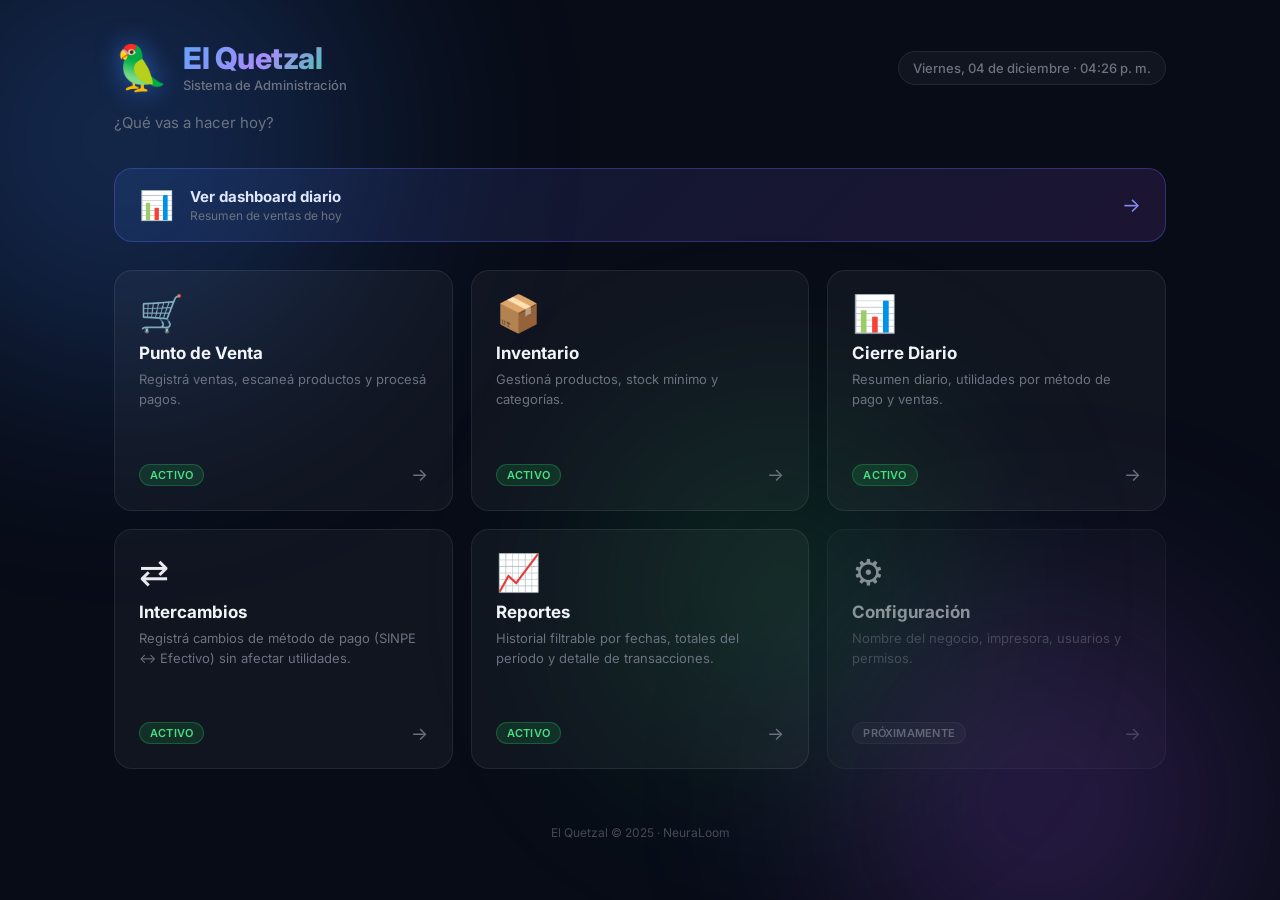
<file: index.html>
<!DOCTYPE html>
<html lang="es">
  <head>
    <meta charset="UTF-8" />
    <meta name="viewport" content="width=device-width, initial-scale=1.0" />
    <title>El Quetzal — Menú Principal</title>
    <link rel="preconnect" href="https://fonts.googleapis.com" />
    <link rel="preconnect" href="https://fonts.gstatic.com" crossorigin />
    <link
      href="https://fonts.googleapis.com/css2?family=Inter:wght@400;500;600;700;800&display=swap"
      rel="stylesheet"
    />
    <link rel="stylesheet" href="menu.css" />
  </head>
  <body>
    <!-- ─── FONDO ANIMADO ─────────────────────────────────── -->
    <div class="bg-orb orb-1"></div>
    <div class="bg-orb orb-2"></div>
    <div class="bg-orb orb-3"></div>

    <!-- ─── CONTENIDO ────────────────────────────────────── -->
    <div class="wrapper">

      <!-- CABECERA -->
      <header class="header">
        <div class="brand">
          <div class="brand-icon">🦜</div>
          <div class="brand-text">
            <h1 class="brand-name">El Quetzal</h1>
            <p class="brand-sub">Sistema de Administración</p>
          </div>
        </div>
        <div class="header-meta">
          <span id="fecha-hora" class="fecha-hora"></span>
        </div>
      </header>

      <!-- SALUDO -->
      <div class="saludo">
        <p>¿Qué vas a hacer hoy?</p>
      </div>

      <!-- ACCESO RÁPIDO: DASHBOARD DIARIO -->
      <a href="cierre.html" class="dashboard-btn" id="btn-dashboard">
        <span class="db-icon">📊</span>
        <span class="db-text">
          <strong>Ver dashboard diario</strong>
          <small>Resumen de ventas de hoy</small>
        </span>
        <span class="db-arrow">→</span>
      </a>

      <!-- GRID DE MÓDULOS -->
      <main class="modules-grid">

        <!-- Punto de Venta -->
        <a href="venta.html" class="module-card" id="card-venta">
          <div class="card-glow glow-blue"></div>
          <div class="card-icon">🛒</div>
          <div class="card-body">
            <h2 class="card-title">Punto de Venta</h2>
            <p class="card-desc">Registrá ventas, escaneá productos y procesá pagos.</p>
          </div>
          <div class="card-footer">
            <span class="badge badge-active">Activo</span>
            <span class="card-arrow">→</span>
          </div>
        </a>

        <!-- Inventario -->
        <a href="inventario.html" class="module-card" id="card-inventario">
          <div class="card-glow glow-green"></div>
          <div class="card-icon">📦</div>
          <div class="card-body">
            <h2 class="card-title">Inventario</h2>
            <p class="card-desc">Gestioná productos, stock mínimo y categorías.</p>
          </div>
          <div class="card-footer">
            <span class="badge badge-active">Activo</span>
            <span class="card-arrow">→</span>
          </div>
        </a>

        <!-- Cierre de Caja -->
        <a href="cierre.html" class="module-card" id="card-cierre">
          <div class="card-glow glow-purple"></div>
          <div class="card-icon">📊</div>
          <div class="card-body">
            <h2 class="card-title">Cierre Diario</h2>
            <p class="card-desc">Resumen diario, utilidades por método de pago y ventas.</p>
          </div>
          <div class="card-footer">
            <span class="badge badge-active">Activo</span>
            <span class="card-arrow">→</span>
          </div>
        </a>

        <!-- Intercambios -->
        <a href="intercambio.html" class="module-card" id="card-intercambios">
          <div class="card-glow glow-orange"></div>
          <div class="card-icon">⇄</div>
          <div class="card-body">
            <h2 class="card-title">Intercambios</h2>
            <p class="card-desc">Registrá cambios de método de pago (SINPE ↔ Efectivo) sin afectar utilidades.</p>
          </div>
          <div class="card-footer">
            <span class="badge badge-active">Activo</span>
            <span class="card-arrow">→</span>
          </div>
        </a>

        <!-- Reportes -->
        <a href="reportes.html" class="module-card" id="card-reportes">
          <div class="card-glow glow-teal"></div>
          <div class="card-icon">📈</div>
          <div class="card-body">
            <h2 class="card-title">Reportes</h2>
            <p class="card-desc">Historial filtrable por fechas, totales del período y detalle de transacciones.</p>
          </div>
          <div class="card-footer">
            <span class="badge badge-active">Activo</span>
            <span class="card-arrow">→</span>
          </div>
        </a>

        <!-- Configuración (futuro) -->
        <a href="#" class="module-card coming-soon" id="card-config">
          <div class="card-glow glow-gray"></div>
          <div class="card-icon">⚙️</div>
          <div class="card-body">
            <h2 class="card-title">Configuración</h2>
            <p class="card-desc">Nombre del negocio, impresora, usuarios y permisos.</p>
          </div>
          <div class="card-footer">
            <span class="badge badge-soon">Próximamente</span>
            <span class="card-arrow">→</span>
          </div>
        </a>

      </main>

      <!-- PIE -->
      <footer class="footer">
        <span>El Quetzal &copy; 2025 · NeuraLoom</span>
      </footer>
    </div>

    <script src="menu.js"></script>
  </body>
</html>
</file>
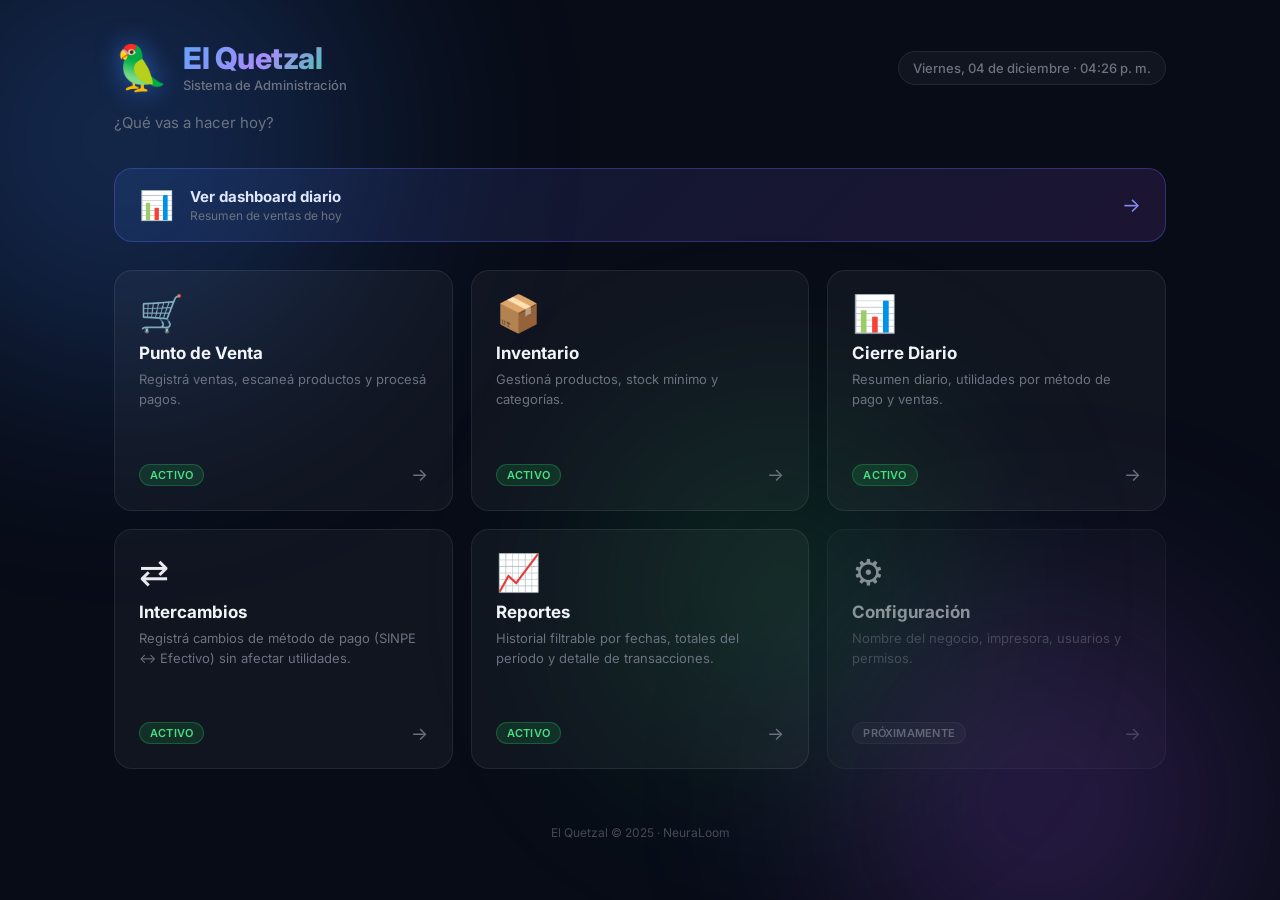
<file: a.html>
<!DOCTYPE html>
<html lang="es">
  <head>
    <meta charset="UTF-8" />
    <meta name="viewport" content="width=device-width, initial-scale=1.0" />
    <title>El Quetzal — Menú Principal</title>
    <link rel="preconnect" href="https://fonts.googleapis.com" />
    <link rel="preconnect" href="https://fonts.gstatic.com" crossorigin />
    <link
      href="https://fonts.googleapis.com/css2?family=Inter:wght@400;500;600;700;800&display=swap"
      rel="stylesheet"
    />
    <link rel="stylesheet" href="menu.css" />
  </head>
  <body>
    <!-- ─── FONDO ANIMADO ─────────────────────────────────── -->
    <div class="bg-orb orb-1"></div>
    <div class="bg-orb orb-2"></div>
    <div class="bg-orb orb-3"></div>

    <!-- ─── CONTENIDO ────────────────────────────────────── -->
    <div class="wrapper">

      <!-- CABECERA -->
      <header class="header">
        <div class="brand">
          <div class="brand-icon">🦜</div>
          <div class="brand-text">
            <h1 class="brand-name">El Quetzal</h1>
            <p class="brand-sub">Sistema de Administración</p>
          </div>
        </div>
        <div class="header-meta">
          <span id="fecha-hora" class="fecha-hora"></span>
        </div>
      </header>

      <!-- SALUDO -->
      <div class="saludo">
        <p>¿Qué vas a hacer hoy?</p>
      </div>

      <!-- ACCESO RÁPIDO: DASHBOARD DIARIO -->
      <a href="../Cierre/cierre.html" class="dashboard-btn" id="btn-dashboard">
        <span class="db-icon">📊</span>
        <span class="db-text">
          <strong>Ver dashboard diario</strong>
          <small>Resumen de ventas de hoy</small>
        </span>
        <span class="db-arrow">→</span>
      </a>

      <!-- GRID DE MÓDULOS -->
      <main class="modules-grid">

        <!-- Punto de Venta -->
        <a href="../Venta/venta.html" class="module-card" id="card-venta">
          <div class="card-glow glow-blue"></div>
          <div class="card-icon">🛒</div>
          <div class="card-body">
            <h2 class="card-title">Punto de Venta</h2>
            <p class="card-desc">Registrá ventas, escaneá productos y procesá pagos.</p>
          </div>
          <div class="card-footer">
            <span class="badge badge-active">Activo</span>
            <span class="card-arrow">→</span>
          </div>
        </a>

        <!-- Inventario -->
        <a href="../Inventario/inventario.html" class="module-card" id="card-inventario">
          <div class="card-glow glow-green"></div>
          <div class="card-icon">📦</div>
          <div class="card-body">
            <h2 class="card-title">Inventario</h2>
            <p class="card-desc">Gestioná productos, stock mínimo y categorías.</p>
          </div>
          <div class="card-footer">
            <span class="badge badge-active">Activo</span>
            <span class="card-arrow">→</span>
          </div>
        </a>

        <!-- Cierre de Caja -->
        <a href="../Cierre/cierre.html" class="module-card" id="card-cierre">
          <div class="card-glow glow-purple"></div>
          <div class="card-icon">📊</div>
          <div class="card-body">
            <h2 class="card-title">Cierre Diario</h2>
            <p class="card-desc">Resumen diario, utilidades por método de pago y ventas.</p>
          </div>
          <div class="card-footer">
            <span class="badge badge-active">Activo</span>
            <span class="card-arrow">→</span>
          </div>
        </a>

        <!-- Intercambios -->
        <a href="../Intercambio/intercambio.html" class="module-card" id="card-intercambios">
          <div class="card-glow glow-orange"></div>
          <div class="card-icon">⇄</div>
          <div class="card-body">
            <h2 class="card-title">Intercambios</h2>
            <p class="card-desc">Registrá cambios de método de pago (SINPE ↔ Efectivo) sin afectar utilidades.</p>
          </div>
          <div class="card-footer">
            <span class="badge badge-active">Activo</span>
            <span class="card-arrow">→</span>
          </div>
        </a>

        <!-- Reportes -->
        <a href="../Reportes/reportes.html" class="module-card" id="card-reportes">
          <div class="card-glow glow-teal"></div>
          <div class="card-icon">📈</div>
          <div class="card-body">
            <h2 class="card-title">Reportes</h2>
            <p class="card-desc">Historial filtrable por fechas, totales del período y detalle de transacciones.</p>
          </div>
          <div class="card-footer">
            <span class="badge badge-active">Activo</span>
            <span class="card-arrow">→</span>
          </div>
        </a>

        <!-- Configuración (futuro) -->
        <a href="#" class="module-card coming-soon" id="card-config">
          <div class="card-glow glow-gray"></div>
          <div class="card-icon">⚙️</div>
          <div class="card-body">
            <h2 class="card-title">Configuración</h2>
            <p class="card-desc">Nombre del negocio, impresora, usuarios y permisos.</p>
          </div>
          <div class="card-footer">
            <span class="badge badge-soon">Próximamente</span>
            <span class="card-arrow">→</span>
          </div>
        </a>

      </main>

      <!-- PIE -->
      <footer class="footer">
        <span>El Quetzal &copy; 2025 · NeuraLoom</span>
      </footer>
    </div>

    <script src="menu.js"></script>
  </body>
</html>
</file>
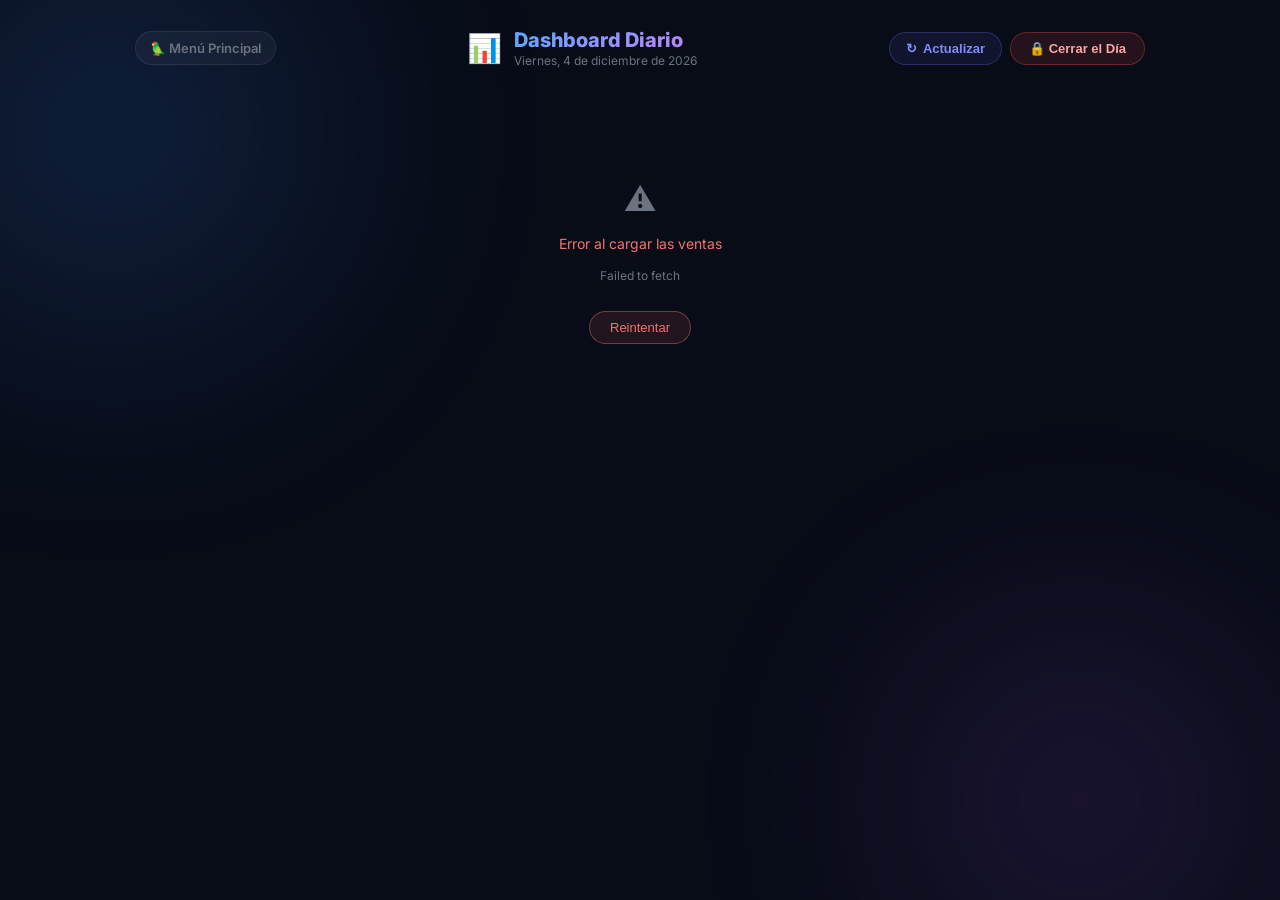
<file: cierre.html>
<!DOCTYPE html>
<html lang="es">
  <head>
    <meta charset="UTF-8" />
    <meta name="viewport" content="width=device-width, initial-scale=1.0" />
    <title>El Quetzal — Dashboard Diario</title>
    <link rel="preconnect" href="https://fonts.googleapis.com" />
    <link rel="preconnect" href="https://fonts.gstatic.com" crossorigin />
    <link
      href="https://fonts.googleapis.com/css2?family=Inter:wght@400;500;600;700;800&display=swap"
      rel="stylesheet"
    />
    <link rel="stylesheet" href="cierre.css" />
  </head>
  <body>
    <div class="bg-orb orb-1"></div>
    <div class="bg-orb orb-2"></div>

    <div class="wrapper">

      <!-- CABECERA -->
      <header class="topbar">
        <a href="index.html" class="back-btn">🦜 Menú Principal</a>
        <div class="topbar-center">
          <span class="topbar-icon">📊</span>
          <div>
            <h1 class="topbar-title">Dashboard Diario</h1>
            <p id="fecha-titulo" class="topbar-sub"></p>
          </div>
        </div>
        <div class="topbar-actions">
          <button class="refresh-btn" id="btn-refresh" onclick="cargarDatos()">
            <span id="refresh-icon">↻</span> Actualizar
          </button>
          <button class="cierre-btn" id="btn-cierre" onclick="confirmarCierre()">
            🔒 Cerrar el Día
          </button>
        </div>
      </header>

      <!-- ESTADO DE CARGA -->
      <div id="estado-carga" class="estado-carga">
        <div class="spinner"></div>
        <p>Cargando ventas de hoy…</p>
      </div>

      <!-- CONTENIDO PRINCIPAL (oculto hasta cargar) -->
      <div id="contenido" style="display:none">

        <!-- KPI CARDS - FINANZAS -->
        <section class="kpis-grid kpis-finanzas">
          <div class="kpi-card kpi-main">
            <div class="kpi-label">💰 Ingreso Bruto</div>
            <div class="kpi-value" id="kpi-total">₡0</div>
            <div class="kpi-sub" id="kpi-count-sub"></div>
          </div>

          <div class="kpi-card kpi-costo">
            <div class="kpi-label">📦 Costo (Inversión)</div>
            <div class="kpi-value kpi-sm" id="kpi-costo">₡0</div>
            <div class="kpi-sub">Mercadería vendida</div>
          </div>

          <div class="kpi-card kpi-utilidad">
            <div class="kpi-label">✨ Utilidad Real</div>
            <div class="kpi-value kpi-sm" id="kpi-utilidad">₡0</div>
            <div class="kpi-sub">Ganancia limpia</div>
          </div>
        </section>

        <!-- KPI CARDS - OPERACIONES -->
        <section class="kpis-grid kpis-operaciones">
          <div class="kpi-card">
            <div class="kpi-label">🧾 Ventas</div>
            <div class="kpi-value kpi-sm" id="kpi-count">0</div>
            <div class="kpi-sub">transacciones</div>
          </div>

          <div class="kpi-card">
            <div class="kpi-label">💵 Efectivo</div>
            <div class="kpi-value kpi-sm" id="kpi-efectivo">₡0</div>
            <div class="kpi-breakdown">
              <span class="break-util" id="kpi-efectivo-utilidad">✨ ₡0</span>
              <span class="break-cost" id="kpi-efectivo-costo">📦 ₡0</span>
            </div>
            <div class="kpi-bar-wrap">
              <div class="kpi-bar bar-blue" id="bar-efectivo"></div>
            </div>
          </div>

          <div class="kpi-card">
            <div class="kpi-label">💳 Tarjeta</div>
            <div class="kpi-value kpi-sm" id="kpi-tarjeta">₡0</div>
            <div class="kpi-breakdown">
              <span class="break-util" id="kpi-tarjeta-utilidad">✨ ₡0</span>
              <span class="break-cost" id="kpi-tarjeta-costo">📦 ₡0</span>
            </div>
            <div class="kpi-bar-wrap">
              <div class="kpi-bar bar-purple" id="bar-tarjeta"></div>
            </div>
          </div>

          <div class="kpi-card">
            <div class="kpi-label">📱 Sinpe</div>
            <div class="kpi-value kpi-sm" id="kpi-sinpe">₡0</div>
            <div class="kpi-breakdown">
              <span class="break-util" id="kpi-sinpe-utilidad">✨ ₡0</span>
              <span class="break-cost" id="kpi-sinpe-costo">📦 ₡0</span>
            </div>
            <div class="kpi-bar-wrap">
              <div class="kpi-bar bar-green" id="bar-sinpe"></div>
            </div>
          </div>
        </section>

        <!-- TABLA DE VENTAS -->
        <section class="ventas-section">
          <div class="section-header">
            <h2 class="section-title">Ventas de hoy</h2>
            <span class="section-badge" id="badge-count">0 transacciones</span>
          </div>

          <div class="table-wrap">
            <table class="ventas-table">
              <thead>
                <tr>
                  <th>Hora</th>
                  <th>Productos</th>
                  <th>Método</th>
                  <th class="text-right">Total</th>
                  <th class="text-center" style="text-align:center;">Eliminar</th>
                </tr>
              </thead>
              <tbody id="ventas-list">
                <!-- JS lo rellena -->
              </tbody>
            </table>
          </div>

          <!-- Estado vacío -->
          <div id="estado-vacio" class="estado-vacio" style="display:none">
            <div class="vacio-icon">🛒</div>
            <p class="vacio-text">No hay ventas registradas hoy</p>
            <p class="vacio-sub">Las ventas aparecerán aquí en tiempo real</p>
          </div>

        </section>

        <!-- INTERCAMBIOS DEL DÍA -->
        <section class="intercambios-section" id="intercambios-section" style="display:none">
          <div class="section-header">
            <h2 class="section-title">⇄ Intercambios del Día</h2>
            <span class="section-badge" id="badge-intercambios">0 intercambios</span>
          </div>
          <div class="table-wrap">
            <table class="ventas-table">
              <thead>
                <tr>
                  <th>Hora</th>
                  <th>Recibí</th>
                  <th>Entregué</th>
                  <th>Nota</th>
                </tr>
              </thead>
              <tbody id="intercambios-list">
              </tbody>
            </table>
          </div>
        </section>

        <!-- ÚLTIMA ACTUALIZACIÓN -->
        <p class="ultima-actualizacion" id="ultima-act"></p>

      </div><!-- /contenido -->

    </div><!-- /wrapper -->

    <!-- MODAL CONFIRMACIÓN DE CIERRE -->
    <div class="modal-overlay" id="modal-cierre" onclick="handleOverlayClick(event)">
      <div class="modal-box">
        <div class="modal-icon">🔒</div>
        <h2 class="modal-titulo">Cerrar el Día</h2>
        <p class="modal-desc">
          Se enviará un reporte completo a
          <strong>andreyf1887@gmail.com</strong>
          y se abrirá el formulario de Tally para el arqueo de caja.
        </p>
        <div class="modal-status" id="modal-status"></div>
        <div class="modal-actions">
          <button class="btn-cancelar" onclick="cerrarModal()">Cancelar</button>
          <button class="btn-confirmar" id="btn-confirmar-cierre" onclick="ejecutarCierre()">
            Confirmar y Cerrar
          </button>
        </div>
      </div>
    </div>

    <script src="cierre.js"></script>
  </body>
</html>
</file>
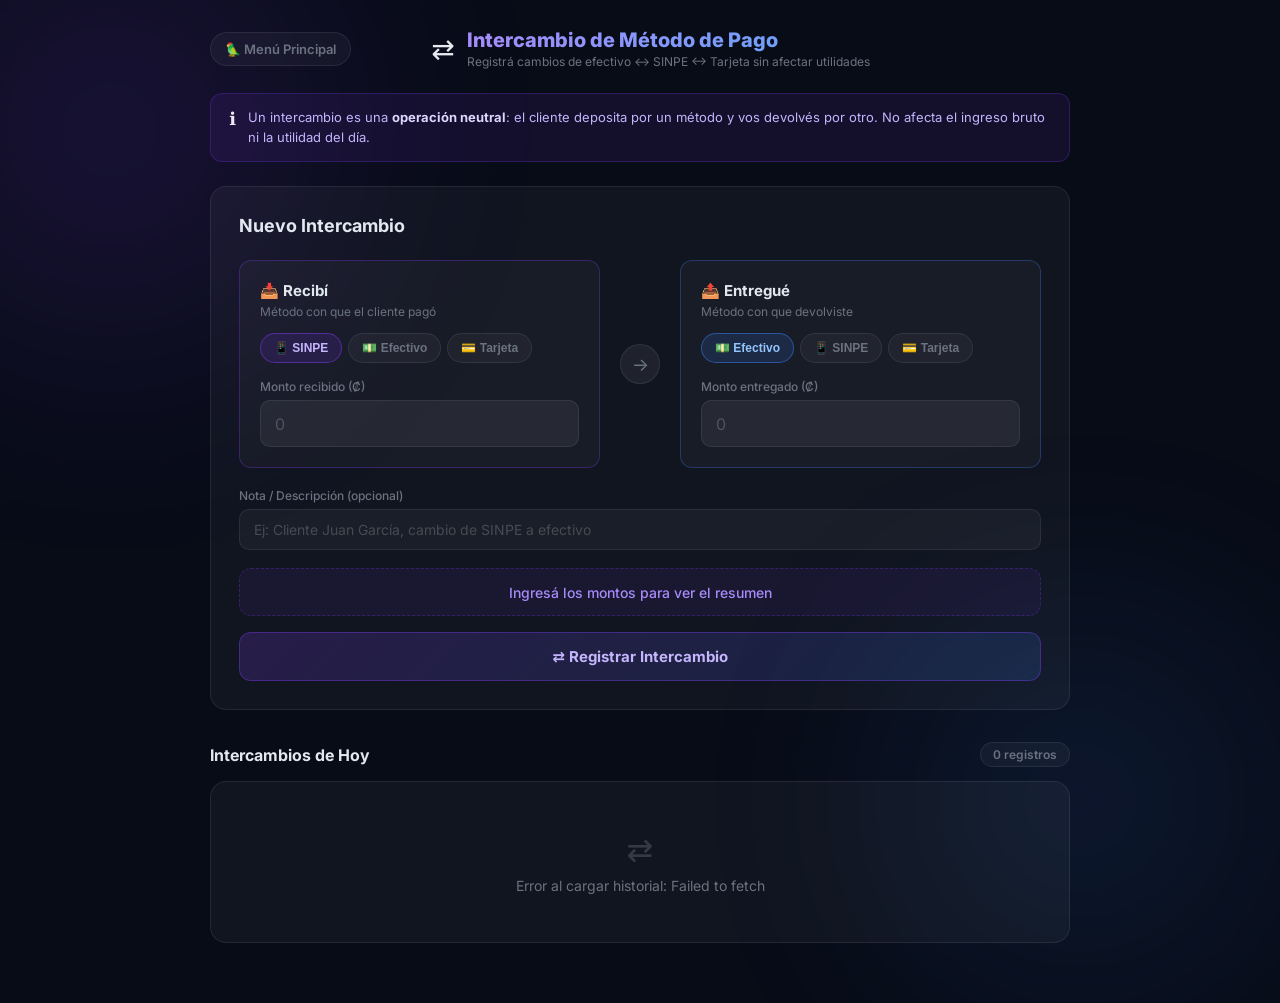
<file: intercambio.html>
<!DOCTYPE html>
<html lang="es">
  <head>
    <meta charset="UTF-8" />
    <meta name="viewport" content="width=device-width, initial-scale=1.0" />
    <title>El Quetzal — Intercambio de Método de Pago</title>
    <link rel="preconnect" href="https://fonts.googleapis.com" />
    <link rel="preconnect" href="https://fonts.gstatic.com" crossorigin />
    <link
      href="https://fonts.googleapis.com/css2?family=Inter:wght@400;500;600;700;800&display=swap"
      rel="stylesheet"
    />
    <link rel="stylesheet" href="intercambio.css" />
  </head>
  <body>
    <div class="bg-orb orb-1"></div>
    <div class="bg-orb orb-2"></div>

    <div class="wrapper">

      <!-- CABECERA -->
      <header class="topbar">
        <a href="index.html" class="back-btn">🦜 Menú Principal</a>
        <div class="topbar-center">
          <span class="topbar-icon">⇄</span>
          <div>
            <h1 class="topbar-title">Intercambio de Método de Pago</h1>
            <p class="topbar-sub">Registrá cambios de efectivo ↔ SINPE ↔ Tarjeta sin afectar utilidades</p>
          </div>
        </div>
        <div class="topbar-spacer"></div>
      </header>

      <!-- INFO BANNER -->
      <div class="info-banner">
        <span class="info-icon">ℹ️</span>
        <p>Un intercambio es una <strong>operación neutral</strong>: el cliente deposita por un método y vos
        devolvés por otro. No afecta el ingreso bruto ni la utilidad del día.</p>
      </div>

      <!-- FORMULARIO -->
      <div class="form-card" id="form-card">
        <h2 class="form-title">Nuevo Intercambio</h2>

        <!-- FILA: Recibí / Entregué -->
        <div class="intercambio-grid">

          <!-- RECIBÍ -->
          <div class="metodo-panel entrada-panel">
            <h3 class="panel-title">📥 Recibí</h3>
            <p class="panel-sub">Método con que el cliente pagó</p>
            <div class="metodo-selector" id="selector-entrada">
              <button class="metodo-btn active" data-metodo="sinpe" onclick="seleccionarEntrada('sinpe')">📱 SINPE</button>
              <button class="metodo-btn" data-metodo="efectivo" onclick="seleccionarEntrada('efectivo')">💵 Efectivo</button>
              <button class="metodo-btn" data-metodo="tarjeta" onclick="seleccionarEntrada('tarjeta')">💳 Tarjeta</button>
            </div>
            <div class="monto-group">
              <label class="monto-label">Monto recibido (₡)</label>
              <input
                type="number"
                id="monto-entrada"
                class="monto-input"
                placeholder="0"
                min="0"
                step="50"
                oninput="actualizarPreview()"
              />
            </div>
          </div>

          <!-- FLECHA -->
          <div class="flecha-centro">
            <div class="flecha-icon">→</div>
          </div>

          <!-- ENTREGUÉ -->
          <div class="metodo-panel salida-panel">
            <h3 class="panel-title">📤 Entregué</h3>
            <p class="panel-sub">Método con que devolviste</p>
            <div class="metodo-selector" id="selector-salida">
              <button class="metodo-btn active" data-metodo="efectivo" onclick="seleccionarSalida('efectivo')">💵 Efectivo</button>
              <button class="metodo-btn" data-metodo="sinpe" onclick="seleccionarSalida('sinpe')">📱 SINPE</button>
              <button class="metodo-btn" data-metodo="tarjeta" onclick="seleccionarSalida('tarjeta')">💳 Tarjeta</button>
            </div>
            <div class="monto-group">
              <label class="monto-label">Monto entregado (₡)</label>
              <input
                type="number"
                id="monto-salida"
                class="monto-input"
                placeholder="0"
                min="0"
                step="50"
                oninput="actualizarPreview()"
              />
            </div>
          </div>
        </div>

        <!-- NOTA -->
        <div class="nota-group">
          <label class="monto-label" for="nota-intercambio">Nota / Descripción (opcional)</label>
          <input
            type="text"
            id="nota-intercambio"
            class="nota-input"
            placeholder="Ej: Cliente Juan García, cambio de SINPE a efectivo"
            maxlength="200"
          />
        </div>

        <!-- PREVIEW -->
        <div class="preview-card" id="preview-card">
          <p class="preview-texto" id="preview-texto">
            Ingresá los montos para ver el resumen
          </p>
        </div>

        <!-- ERROR -->
        <div class="error-msg" id="error-msg" style="display:none"></div>

        <!-- BOTÓN GUARDAR -->
        <button class="btn-guardar" id="btn-guardar" onclick="guardarIntercambio()">
          ⇄ Registrar Intercambio
        </button>
      </div>

      <!-- HISTORIAL DEL DÍA -->
      <section class="historial-section">
        <div class="section-header">
          <h2 class="section-title">Intercambios de Hoy</h2>
          <span class="section-badge" id="badge-historial">0 registros</span>
        </div>

        <div id="historial-loading" class="historial-loading">
          <div class="spinner-sm"></div>
          <span>Cargando…</span>
        </div>

        <div class="table-wrap" id="historial-wrap" style="display:none">
          <table class="hist-table">
            <thead>
              <tr>
                <th>Hora</th>
                <th>Recibí</th>
                <th>Entregué</th>
                <th>Nota</th>
              </tr>
            </thead>
            <tbody id="historial-list"></tbody>
          </table>
        </div>

        <div id="historial-vacio" class="historial-vacio" style="display:none">
          <span>⇄</span>
          <p>No hay intercambios registrados hoy</p>
        </div>
      </section>

    </div><!-- /wrapper -->

    <!-- TOAST -->
    <div id="toast" class="toast"></div>

    <script src="intercambio.js"></script>
  </body>
</html>
</file>
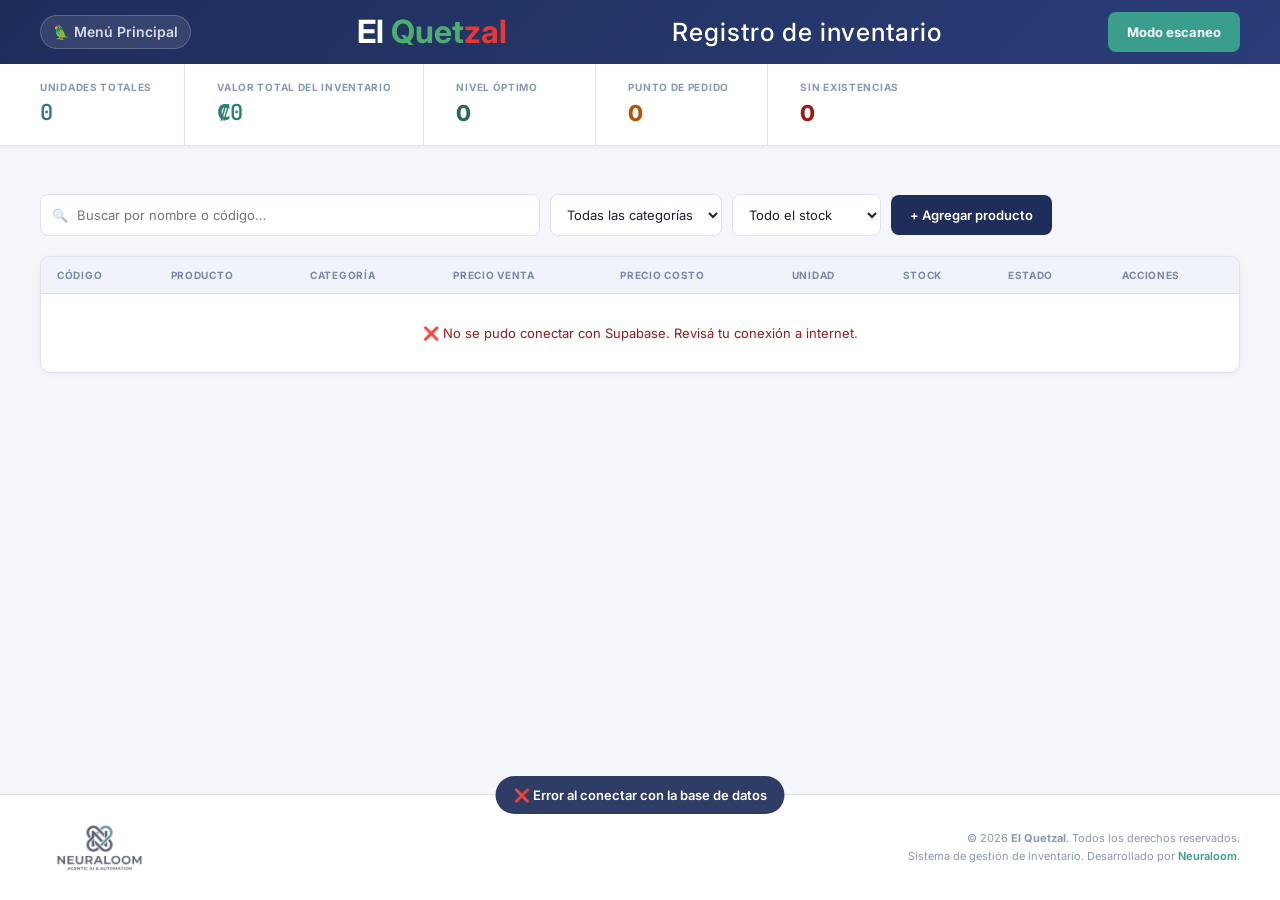
<file: inventario.html>
<!doctype html>
<html lang="es">
  <head>
    <meta charset="UTF-8" />
    <meta name="viewport" content="width=device-width, initial-scale=1.0" />
    <title>Inventario — El Quetzal</title>
    <link rel="preconnect" href="https://fonts.googleapis.com" />
    <link rel="preconnect" href="https://fonts.gstatic.com" crossorigin />
    <link
      href="https://fonts.googleapis.com/css2?family=Inter:wght@400;500;600;700;800&family=JetBrains+Mono:wght@500;600&display=swap"
      rel="stylesheet"
    />
    <link rel="stylesheet" href="app.css" />
  </head>
  <body>
    <header>
      <a href="index.html" class="back-btn">🦜 Menú Principal</a>
      <h1>
        <span class="brand-q">El</span>
        <span class="brand-green">Quet</span><span class="brand-red">zal</span>
      </h1>
      <p class="brand-sub">Registro de inventario</p>
      <button class="btn btn-scan" onclick="toggleScan()">Modo escaneo</button>
    </header>

    <div class="stats">
      <div class="stat-item">
        <span class="stat-label">Unidades Totales</span>
        <span class="stat-value accent mono" id="stat-total">0</span>
      </div>
      <div class="stat-item">
        <span class="stat-label">Valor Total del Inventario</span>
        <span class="stat-value accent mono" id="stat-valor">₡0</span>
      </div>
      <div class="stat-item">
        <span class="stat-label">Nivel Óptimo</span>
        <span class="stat-value ok" id="stat-ok">0</span>
      </div>
      <div class="stat-item">
        <span class="stat-label">Punto de Pedido</span>
        <span class="stat-value warn" id="stat-alertas">0</span>
      </div>
      <div class="stat-item">
        <span class="stat-label">Sin Existencias</span>
        <span class="stat-value alert" id="stat-agotados">0</span>
      </div>
    </div>

    <main>
      <div class="scan-panel" id="scan-panel">
        <div class="scan-top">
          <h3>Modo escaneo activo</h3>
          <button class="btn btn-ghost btn-sm" onclick="toggleScan()">
            ✕ Cerrar
          </button>
        </div>
        <p class="scan-hint">
          Escaneá cualquier producto — el código de barras lo identifica
          automáticamente.
        </p>
        <div class="scan-row">
          <div class="scan-field">
            <span class="slbl">Enfocá aquí y escaneá</span>
            <input
              type="text"
              id="scan-barcode"
              placeholder="Esperando scanner…"
              autocomplete="off"
              inputmode="numeric"
            />
          </div>
          <div class="scan-field">
            <span class="slbl">Unidades por escaneo</span>
            <input type="number" id="scan-step" value="1" min="1" />
          </div>
        </div>
        <div class="scan-feed" id="scan-feed"></div>
        <div class="scan-summary" id="scan-summary" style="display: none">
          <span>Escaneos: <strong id="sc-count">0</strong></span>
          <span>Productos distintos: <strong id="sc-uniq">0</strong></span>
          <span>Nuevos registrados: <strong id="sc-new">0</strong></span>
          <button
            class="btn btn-ghost btn-sm"
            style="margin-left: auto"
            onclick="clearFeed()"
          >
            Limpiar feed
          </button>
        </div>
      </div>

      <div class="toolbar">
        <div class="search-wrap">
          <span class="search-icon">🔍</span>
          <input
            type="text"
            id="search"
            placeholder="Buscar por nombre o código…"
            oninput="renderTable()"
          />
        </div>
        <select id="filter-cat" onchange="renderTable()">
          <option value="">Todas las categorías</option>
        </select>
        <select id="filter-stock" onchange="renderTable()">
          <option value="">Todo el stock</option>
          <option value="bajo">Punto de Pedido</option>
          <option value="agotado">Sin Existencias</option>
        </select>
        <button class="btn btn-primary" onclick="openModal()">
          + Agregar producto
        </button>
      </div>

      <div class="table-wrap">
        <table>
          <thead>
            <tr>
              <th>Código</th>
              <th>Producto</th>
              <th>Categoría</th>
              <th>Precio Venta</th>
              <th>Precio Costo</th>
              <th>Unidad</th>
              <th>Stock</th>
              <th>Estado</th>
              <th>Acciones</th>
            </tr>
          </thead>
          <tbody id="tbody"></tbody>
        </table>
        <div class="empty-state" id="empty" style="display: none">
          <span style="font-size: 36px">📋</span>
          <p style="margin-top: 8px; font-weight: 600">
            No hay productos registrados.
          </p>
        </div>
      </div>
    </main>

    <!-- Modal -->
    <div class="overlay" id="overlay" onclick="closeIfBg(event)">
      <div class="modal">
        <h2 id="modal-title">Agregar producto</h2>
        <p class="modal-sub" id="modal-sub"></p>
        <div id="nuevo-badge" class="nuevo-badge" style="display: none">
          ★ Producto nuevo — completá los datos
        </div>

        <div class="form-grid">
          <div class="form-group full">
            <label>Código de barras</label>
            <div class="bc-row">
              <input
                type="text"
                id="f-barcode"
                placeholder="Escaneá el código"
                autocomplete="off"
              />
              <button
                class="btn btn-ghost btn-sm"
                onclick="
                  document.getElementById('f-barcode').focus();
                  toast('Listo para escanear');
                "
              >
                📷
              </button>
            </div>
          </div>

          <div class="form-group full">
            <label>Nombre del producto</label>
            <input
              type="text"
              id="f-nombre"
              placeholder="Ej: Ranchitas Natural 45g"
            />
          </div>

          <div class="form-group">
            <label>Categoría</label>
            <select id="f-cat"></select>
          </div>
          <div class="form-group">
            <label>Unidad</label>
            <select id="f-unidad">
              <option>Unidad</option>
              <option>Kg</option>
              <option>Litro</option>
              <option>Gramo</option>
              <option>Paquete</option>
              <option>Caja</option>
            </select>
          </div>
          <div class="form-group">
            <label>Precio venta (₡)</label>
            <input type="number" id="f-pventa" min="0" />
          </div>
          <div class="form-group">
            <label>Precio costo (₡)</label>
            <input type="number" id="f-pcosto" min="0" />
          </div>
          <div class="form-group">
            <label>Cantidad</label>
            <input type="number" id="f-cantidad" min="0" />
          </div>
          <div class="form-group">
            <label>Stock mínimo</label>
            <input type="number" id="f-minimo" value="5" min="0" />
          </div>
        </div>

        <div class="modal-footer">
          <button class="btn btn-ghost" onclick="closeModal()">Cancelar</button>
          <button class="btn btn-primary" onclick="guardar()">Guardar</button>
        </div>
      </div>
    </div>

    <div id="toast"></div>

    <!-- Footer -->
    <footer>
      <div class="footer-logo">
        <img
          src="[data-uri]"
          alt="Neuraloom"
        />
      </div>
      <div class="footer-text">
        © 2026 <strong>El Quetzal</strong>. Todos los derechos reservados.<br />
        Sistema de gestión de inventario. Desarrollado por
        <a href="https://neuraloom.ai" target="_blank">Neuraloom</a>.
      </div>
    </footer>

    <script src="main.js"></script>
  </body>
</html>
</file>
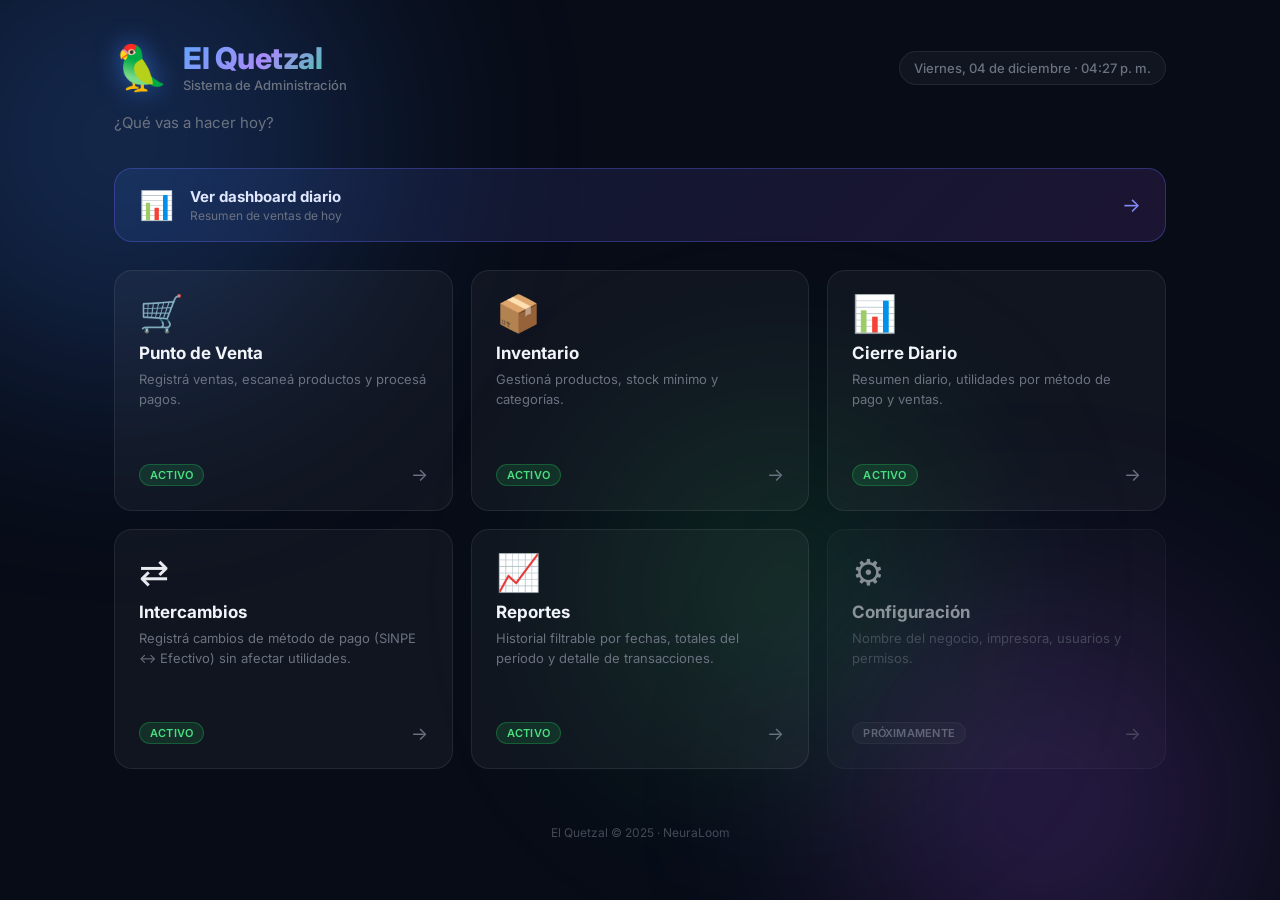
<file: menu.html>
<!DOCTYPE html>
<html lang="es">
  <head>
    <meta charset="UTF-8" />
    <meta name="viewport" content="width=device-width, initial-scale=1.0" />
    <title>El Quetzal — Menú Principal</title>
    <link rel="preconnect" href="https://fonts.googleapis.com" />
    <link rel="preconnect" href="https://fonts.gstatic.com" crossorigin />
    <link
      href="https://fonts.googleapis.com/css2?family=Inter:wght@400;500;600;700;800&display=swap"
      rel="stylesheet"
    />
    <link rel="stylesheet" href="menu.css" />
  </head>
  <body>
    <!-- ─── FONDO ANIMADO ─────────────────────────────────── -->
    <div class="bg-orb orb-1"></div>
    <div class="bg-orb orb-2"></div>
    <div class="bg-orb orb-3"></div>

    <!-- ─── CONTENIDO ────────────────────────────────────── -->
    <div class="wrapper">

      <!-- CABECERA -->
      <header class="header">
        <div class="brand">
          <div class="brand-icon">🦜</div>
          <div class="brand-text">
            <h1 class="brand-name">El Quetzal</h1>
            <p class="brand-sub">Sistema de Administración</p>
          </div>
        </div>
        <div class="header-meta">
          <span id="fecha-hora" class="fecha-hora"></span>
        </div>
      </header>

      <!-- SALUDO -->
      <div class="saludo">
        <p>¿Qué vas a hacer hoy?</p>
      </div>

      <!-- ACCESO RÁPIDO: DASHBOARD DIARIO -->
      <a href="../Cierre/cierre.html" class="dashboard-btn" id="btn-dashboard">
        <span class="db-icon">📊</span>
        <span class="db-text">
          <strong>Ver dashboard diario</strong>
          <small>Resumen de ventas de hoy</small>
        </span>
        <span class="db-arrow">→</span>
      </a>

      <!-- GRID DE MÓDULOS -->
      <main class="modules-grid">

        <!-- Punto de Venta -->
        <a href="../Venta/venta.html" class="module-card" id="card-venta">
          <div class="card-glow glow-blue"></div>
          <div class="card-icon">🛒</div>
          <div class="card-body">
            <h2 class="card-title">Punto de Venta</h2>
            <p class="card-desc">Registrá ventas, escaneá productos y procesá pagos.</p>
          </div>
          <div class="card-footer">
            <span class="badge badge-active">Activo</span>
            <span class="card-arrow">→</span>
          </div>
        </a>

        <!-- Inventario -->
        <a href="../Inventario/index.html" class="module-card" id="card-inventario">
          <div class="card-glow glow-green"></div>
          <div class="card-icon">📦</div>
          <div class="card-body">
            <h2 class="card-title">Inventario</h2>
            <p class="card-desc">Gestioná productos, stock mínimo y categorías.</p>
          </div>
          <div class="card-footer">
            <span class="badge badge-active">Activo</span>
            <span class="card-arrow">→</span>
          </div>
        </a>

        <!-- Cierre de Caja -->
        <a href="../Cierre/cierre.html" class="module-card" id="card-cierre">
          <div class="card-glow glow-purple"></div>
          <div class="card-icon">📊</div>
          <div class="card-body">
            <h2 class="card-title">Cierre Diario</h2>
            <p class="card-desc">Resumen diario, utilidades por método de pago y ventas.</p>
          </div>
          <div class="card-footer">
            <span class="badge badge-active">Activo</span>
            <span class="card-arrow">→</span>
          </div>
        </a>

        <!-- Intercambios -->
        <a href="../Intercambio/intercambio.html" class="module-card" id="card-intercambios">
          <div class="card-glow glow-orange"></div>
          <div class="card-icon">⇄</div>
          <div class="card-body">
            <h2 class="card-title">Intercambios</h2>
            <p class="card-desc">Registrá cambios de método de pago (SINPE ↔ Efectivo) sin afectar utilidades.</p>
          </div>
          <div class="card-footer">
            <span class="badge badge-active">Activo</span>
            <span class="card-arrow">→</span>
          </div>
        </a>

        <!-- Reportes -->
        <a href="../Reportes/reportes.html" class="module-card" id="card-reportes">
          <div class="card-glow glow-teal"></div>
          <div class="card-icon">📈</div>
          <div class="card-body">
            <h2 class="card-title">Reportes</h2>
            <p class="card-desc">Historial filtrable por fechas, totales del período y detalle de transacciones.</p>
          </div>
          <div class="card-footer">
            <span class="badge badge-active">Activo</span>
            <span class="card-arrow">→</span>
          </div>
        </a>

        <!-- Configuración (futuro) -->
        <a href="#" class="module-card coming-soon" id="card-config">
          <div class="card-glow glow-gray"></div>
          <div class="card-icon">⚙️</div>
          <div class="card-body">
            <h2 class="card-title">Configuración</h2>
            <p class="card-desc">Nombre del negocio, impresora, usuarios y permisos.</p>
          </div>
          <div class="card-footer">
            <span class="badge badge-soon">Próximamente</span>
            <span class="card-arrow">→</span>
          </div>
        </a>

      </main>

      <!-- PIE -->
      <footer class="footer">
        <span>El Quetzal &copy; 2025 · NeuraLoom</span>
      </footer>
    </div>

    <script src="menu.js"></script>
  </body>
</html>
</file>
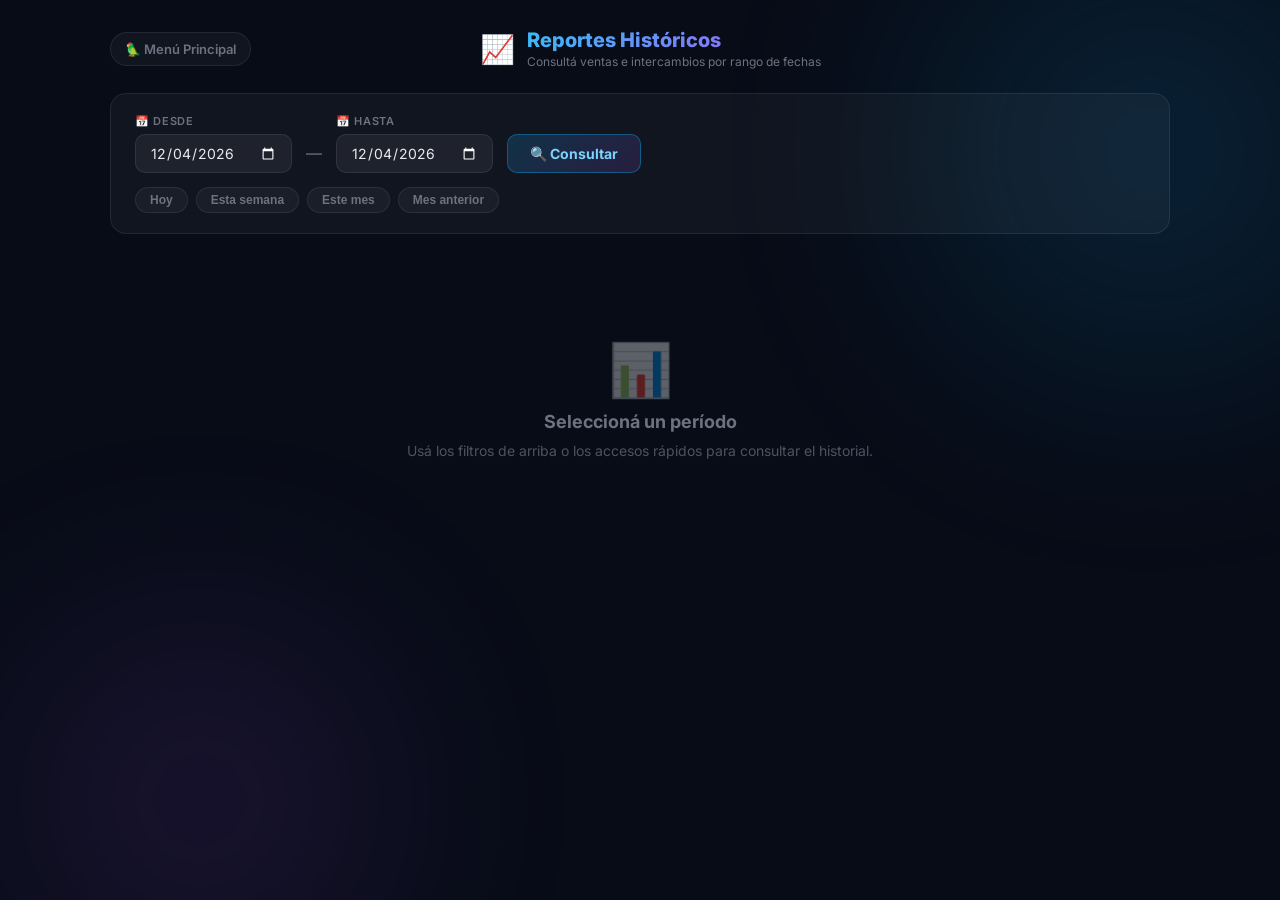
<file: reportes.html>
<!DOCTYPE html>
<html lang="es">
  <head>
    <meta charset="UTF-8" />
    <meta name="viewport" content="width=device-width, initial-scale=1.0" />
    <title>El Quetzal — Reportes</title>
    <link rel="preconnect" href="https://fonts.googleapis.com" />
    <link rel="preconnect" href="https://fonts.gstatic.com" crossorigin />
    <link
      href="https://fonts.googleapis.com/css2?family=Inter:wght@400;500;600;700;800&display=swap"
      rel="stylesheet"
    />
    <link rel="stylesheet" href="reportes.css" />
  </head>
  <body>
    <div class="bg-orb orb-1"></div>
    <div class="bg-orb orb-2"></div>

    <div class="wrapper">

      <!-- CABECERA -->
      <header class="topbar">
        <a href="index.html" class="back-btn">🦜 Menú Principal</a>
        <div class="topbar-center">
          <span class="topbar-icon">📈</span>
          <div>
            <h1 class="topbar-title">Reportes Históricos</h1>
            <p class="topbar-sub">Consultá ventas e intercambios por rango de fechas</p>
          </div>
        </div>
        <div class="topbar-spacer"></div>
      </header>

      <!-- PANEL DE FILTROS -->
      <div class="filtros-card">
        <div class="filtros-row">
          <div class="filtro-group">
            <label class="filtro-label" for="fecha-desde">📅 Desde</label>
            <input type="date" id="fecha-desde" class="filtro-input" />
          </div>
          <div class="filtro-sep">—</div>
          <div class="filtro-group">
            <label class="filtro-label" for="fecha-hasta">📅 Hasta</label>
            <input type="date" id="fecha-hasta" class="filtro-input" />
          </div>
          <button class="btn-consultar" id="btn-consultar" onclick="consultar()">
            🔍 Consultar
          </button>
        </div>

        <!-- Accesos rápidos -->
        <div class="shortcuts">
          <button class="shortcut-btn" onclick="setPeriodo('hoy')">Hoy</button>
          <button class="shortcut-btn" onclick="setPeriodo('semana')">Esta semana</button>
          <button class="shortcut-btn" onclick="setPeriodo('mes')">Este mes</button>
          <button class="shortcut-btn" onclick="setPeriodo('mes-anterior')">Mes anterior</button>
        </div>
      </div>

      <!-- ESTADO INICIAL -->
      <div id="estado-inicial" class="estado-inicial">
        <div class="ei-icon">📊</div>
        <p class="ei-titulo">Seleccioná un período</p>
        <p class="ei-sub">Usá los filtros de arriba o los accesos rápidos para consultar el historial.</p>
      </div>

      <!-- SPINNER -->
      <div id="estado-carga" class="estado-carga" style="display:none">
        <div class="spinner"></div>
        <p>Consultando datos…</p>
      </div>

      <!-- CONTENIDO RESULTADOS -->
      <div id="contenido" style="display:none">

        <!-- BANNER PERÍODO -->
        <div class="periodo-banner" id="periodo-banner"></div>

        <!-- KPIs DEL PERÍODO -->
        <section class="kpis-grid kpis-finanzas">
          <div class="kpi-card kpi-main">
            <div class="kpi-label">💰 Ingreso Bruto</div>
            <div class="kpi-value" id="kpi-total">₡0</div>
            <div class="kpi-sub" id="kpi-count-sub">0 transacciones</div>
          </div>
          <div class="kpi-card kpi-costo">
            <div class="kpi-label">📦 Costo Total</div>
            <div class="kpi-value kpi-sm" id="kpi-costo">₡0</div>
            <div class="kpi-sub">Mercadería vendida</div>
          </div>
          <div class="kpi-card kpi-utilidad">
            <div class="kpi-label">✨ Utilidad Real</div>
            <div class="kpi-value kpi-sm" id="kpi-utilidad">₡0</div>
            <div class="kpi-sub">Ganancia limpia</div>
          </div>
        </section>

        <!-- KPIs POR MÉTODO -->
        <section class="kpis-grid kpis-operaciones">
          <div class="kpi-card">
            <div class="kpi-label">🧾 Ventas</div>
            <div class="kpi-value kpi-sm" id="kpi-count">0</div>
            <div class="kpi-sub">transacciones</div>
          </div>
          <div class="kpi-card">
            <div class="kpi-label">💵 Efectivo</div>
            <div class="kpi-value kpi-sm" id="kpi-efectivo">₡0</div>
            <div class="kpi-breakdown">
              <span class="break-util" id="kpi-efectivo-u">✨ ₡0</span>
              <span class="break-cost" id="kpi-efectivo-c">📦 ₡0</span>
            </div>
            <div class="kpi-bar-wrap"><div class="kpi-bar bar-blue" id="bar-efectivo"></div></div>
          </div>
          <div class="kpi-card">
            <div class="kpi-label">💳 Tarjeta</div>
            <div class="kpi-value kpi-sm" id="kpi-tarjeta">₡0</div>
            <div class="kpi-breakdown">
              <span class="break-util" id="kpi-tarjeta-u">✨ ₡0</span>
              <span class="break-cost" id="kpi-tarjeta-c">📦 ₡0</span>
            </div>
            <div class="kpi-bar-wrap"><div class="kpi-bar bar-purple" id="bar-tarjeta"></div></div>
          </div>
          <div class="kpi-card">
            <div class="kpi-label">📱 SINPE</div>
            <div class="kpi-value kpi-sm" id="kpi-sinpe">₡0</div>
            <div class="kpi-breakdown">
              <span class="break-util" id="kpi-sinpe-u">✨ ₡0</span>
              <span class="break-cost" id="kpi-sinpe-c">📦 ₡0</span>
            </div>
            <div class="kpi-bar-wrap"><div class="kpi-bar bar-green" id="bar-sinpe"></div></div>
          </div>
        </section>

        <!-- TABLA HISTÓRICO -->
        <section class="historico-section">
          <div class="section-header">
            <h2 class="section-title">Transacciones del Período</h2>
            <span class="section-badge" id="badge-count">0 registros</span>
          </div>

          <div class="table-wrap" id="table-wrap">
            <table class="hist-table" id="hist-table">
              <thead>
                <tr>
                  <th>Fecha</th>
                  <th>Hora</th>
                  <th>Tipo</th>
                  <th>Descripción</th>
                  <th>Método de Pago</th>
                  <th class="text-right">Monto</th>
                  <th>Categoría</th>
                </tr>
              </thead>
              <tbody id="hist-body"></tbody>
            </table>
          </div>

          <div id="estado-vacio" class="estado-vacio" style="display:none">
            <div class="vacio-icon">📭</div>
            <p class="vacio-text">Sin resultados para el período seleccionado</p>
            <p class="vacio-sub">Probá con un rango de fechas diferente</p>
          </div>
        </section>

      </div><!-- /contenido -->

    </div><!-- /wrapper -->

    <script src="reportes.js"></script>
  </body>
</html>
</file>
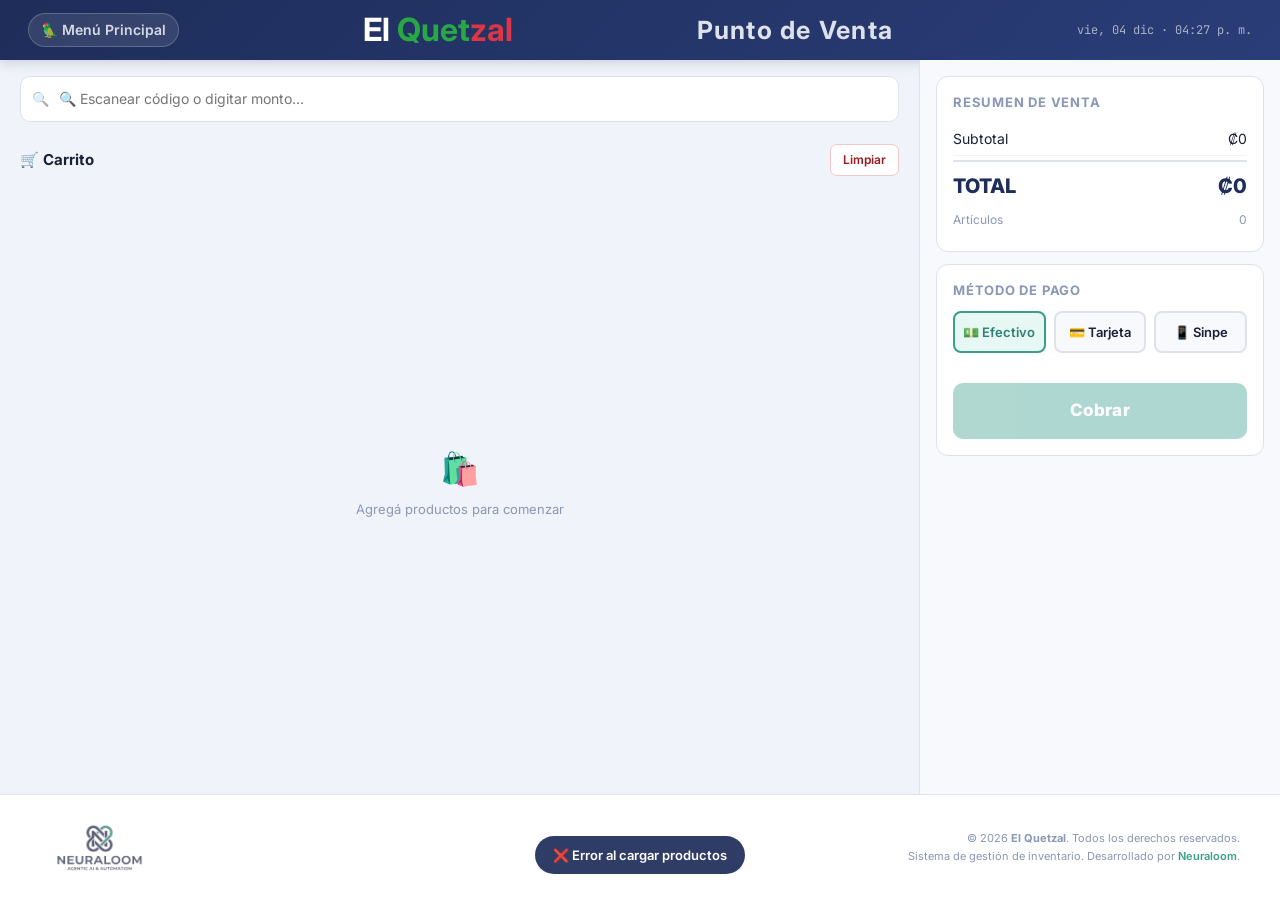
<file: venta.html>
<!doctype html>
<html lang="es">
  <head>
    <meta charset="UTF-8" />
    <meta name="viewport" content="width=device-width, initial-scale=1.0" />
    <title>Punto de Venta — El Quetzal</title>
    <link rel="preconnect" href="https://fonts.googleapis.com" />
    <link rel="preconnect" href="https://fonts.gstatic.com" crossorigin />
    <link
      href="https://fonts.googleapis.com/css2?family=Inter:wght@400;500;600;700;800&family=JetBrains+Mono:wght@500;600&display=swap"
      rel="stylesheet"
    />
    <link rel="stylesheet" href="venta.css" />
  </head>
  <body>
    <header>
      <a href="index.html" class="back-btn">🦜 Menú Principal</a>
      <h1>
        <span class="brand-q">El</span>
        <span class="brand-green">Quet</span><span class="brand-red">zal</span>
      </h1>

      <span
        style="
          color: rgba(255, 255, 255, 0.85);
          font-weight: 700;
          font-size: 25px;
          letter-spacing: 0.05em;
        "
      >
        Punto de Venta
      </span>

      <div class="header-right">
        <span class="fecha-hora" id="fecha-hora"></span>
      </div>
    </header>

    <div class="pos-layout">
      <!-- ── IZQUIERDA: Búsqueda + Carrito ── -->
      <div class="pos-left">
        <div class="search-section">
          <div class="search-wrap">
            <span class="search-icon">🔍</span>
            <input
              type="text"
              id="search-producto"
              placeholder="🔍 Escanear código o digitar monto…"
              autocomplete="off"
              inputmode="text"
            />
          </div>
          <div class="search-results" id="search-results"></div>
        </div>

        <div class="carrito-section">
          <div class="carrito-header">
            <h2>🛒 Carrito</h2>
            <button
              class="btn btn-ghost btn-sm danger"
              onclick="limpiarCarrito()"
            >
              Limpiar
            </button>
          </div>
          <div class="carrito-items" id="carrito-items">
            <div class="carrito-empty" id="carrito-empty">
              <span>🛍️</span>
              <p>Agregá productos para comenzar</p>
            </div>
          </div>
        </div>
      </div>

      <!-- ── DERECHA: Resumen + Cobro ── -->
      <div class="pos-right">
        <div class="resumen-card">
          <h3 class="resumen-title">Resumen de venta</h3>

          <div class="resumen-linea">
            <span>Subtotal</span>
            <span class="mono" id="r-subtotal">₡0</span>
          </div>
          <div class="resumen-linea total">
            <span>TOTAL</span>
            <span class="mono" id="r-total">₡0</span>
          </div>

          <div class="resumen-linea items-count">
            <span>Artículos</span>
            <span id="r-items">0</span>
          </div>
        </div>

        <!-- Método de pago -->
        <div class="pago-card">
          <h3 class="pago-title">Método de pago</h3>

          <div class="metodos-grid">
            <button
              class="metodo-btn active"
              data-metodo="efectivo"
              onclick="toggleMetodo('efectivo')"
            >
              💵 Efectivo
            </button>
            <button
              class="metodo-btn"
              data-metodo="tarjeta"
              onclick="toggleMetodo('tarjeta')"
            >
              💳 Tarjeta
            </button>
            <button
              class="metodo-btn"
              data-metodo="sinpe"
              onclick="toggleMetodo('sinpe')"
            >
              📱 Sinpe
            </button>
          </div>

          <!-- Panel efectivo -->
          <div class="pago-panel" id="panel-efectivo">
            <div class="input-group">
              <label>Monto efectivo (₡)</label>
              <input
                type="number"
                id="monto-efectivo"
                placeholder="0"
                oninput="calcularDiferencia()"
              />
            </div>
          </div>

          <!-- Panel tarjeta -->
          <div class="pago-panel" id="panel-tarjeta" style="display: none">
            <div class="input-group">
              <label>Monto tarjeta (₡)</label>
              <input
                type="number"
                id="monto-tarjeta"
                placeholder="0"
                oninput="calcularDiferencia()"
              />
            </div>
          </div>

          <!-- Panel sinpe -->
          <div class="pago-panel" id="panel-sinpe" style="display: none">
            <div class="input-group">
              <label>Monto Sinpe (₡)</label>
              <input
                type="number"
                id="monto-sinpe"
                placeholder="0"
                oninput="calcularDiferencia()"
              />
            </div>
            <p class="sinpe-hint">📱 Sinpe Móvil: <strong>XXXX-XXXX</strong></p>
          </div>

          <!-- Diferencia compartida (vuelto / faltante) -->
          <div
            class="vuelto-display"
            id="diferencia-display"
            style="display: none"
          >
            <span id="diferencia-label">Vuelto</span>
            <span class="mono vuelto-monto" id="diferencia-monto">₡0</span>
          </div>

          <button
            class="btn-cobrar"
            id="btn-cobrar"
            onclick="procesarVenta()"
            disabled
          >
            Cobrar
          </button>
        </div>
      </div>
    </div>

    <!-- Modal recibo -->
    <div class="overlay" id="overlay-recibo">
      <div class="recibo-modal">
        <div class="recibo-header">
          <h2>✅ Venta completada</h2>
          <p class="recibo-sub" id="recibo-fecha"></p>
        </div>
        <div class="recibo-body" id="recibo-body"></div>
        <div class="recibo-footer">
          <button class="btn btn-ghost" onclick="cerrarRecibo()">Cerrar</button>
          <button class="btn btn-primary" onclick="nuevaVenta()">
            Nueva venta
          </button>
        </div>
      </div>
    </div>

    <div id="toast"></div>

    <div id="toast"></div>

    <footer>
      <div class="footer-logo">
        <img
          src="[data-uri]"
          alt="Neuraloom"
        />
      </div>
      <div class="footer-text">
        © 2026 <strong>El Quetzal</strong>. Todos los derechos reservados.<br />
        Sistema de gestión de inventario. Desarrollado por
        <a href="https://neuraloom.ai" target="_blank">Neuraloom</a>.
      </div>
    </footer>

    <script src="venta.js"></script>
  </body>
</html>
</file>
<file: menu.css>
/* ─── RESET & BASE ─────────────────────────────────────────── */
*, *::before, *::after { box-sizing: border-box; margin: 0; padding: 0; }

:root {
  --bg:           #080c17;
  --surface:      rgba(255,255,255,0.04);
  --surface-hov:  rgba(255,255,255,0.08);
  --border:       rgba(255,255,255,0.08);
  --border-hov:   rgba(255,255,255,0.18);
  --text:         #e8eaf0;
  --text-muted:   #6b7280;
  --blue:         #3b82f6;
  --green:        #22c55e;
  --purple:       #a855f7;
  --orange:       #f97316;
  --teal:         #14b8a6;
  --gray:         #6b7280;
  --radius:       18px;
  --shadow:       0 8px 32px rgba(0,0,0,0.4);
  font-family: 'Inter', system-ui, sans-serif;
}

html, body {
  min-height: 100vh;
  background: var(--bg);
  color: var(--text);
  overflow-x: hidden;
}

/* ─── ORBES DE FONDO ───────────────────────────────────────── */
.bg-orb {
  position: fixed;
  border-radius: 50%;
  filter: blur(120px);
  opacity: 0.25;
  pointer-events: none;
  z-index: 0;
  animation: orb-drift 12s ease-in-out infinite alternate;
}
.orb-1 { width: 480px; height: 480px; background: #3b82f6; top: -100px; left: -120px; animation-delay: 0s; }
.orb-2 { width: 360px; height: 360px; background: #a855f7; bottom: -80px; right: 60px;  animation-delay: -4s; }
.orb-3 { width: 280px; height: 280px; background: #22c55e; top: 50%;    left: 50%;      animation-delay: -8s; }

@keyframes orb-drift {
  from { transform: translate(0, 0) scale(1); }
  to   { transform: translate(30px, 20px) scale(1.06); }
}

/* ─── WRAPPER ──────────────────────────────────────────────── */
.wrapper {
  position: relative;
  z-index: 1;
  max-width: 1100px;
  margin: 0 auto;
  padding: 40px 24px 60px;
  display: flex;
  flex-direction: column;
  min-height: 100vh;
}

/* ─── CABECERA ─────────────────────────────────────────────── */
.header {
  display: flex;
  align-items: center;
  justify-content: space-between;
  margin-bottom: 12px;
  gap: 16px;
}

.brand {
  display: flex;
  align-items: center;
  gap: 14px;
}

.brand-icon {
  font-size: 44px;
  line-height: 1;
  filter: drop-shadow(0 0 12px rgba(59,130,246,0.6));
}

.brand-name {
  font-size: 30px;
  font-weight: 800;
  background: linear-gradient(135deg, #60a5fa 0%, #a78bfa 50%, #34d399 100%);
  -webkit-background-clip: text;
  -webkit-text-fill-color: transparent;
  background-clip: text;
  letter-spacing: -0.5px;
}

.brand-sub {
  font-size: 13px;
  color: var(--text-muted);
  margin-top: 1px;
  font-weight: 500;
}

.fecha-hora {
  font-size: 13px;
  color: var(--text-muted);
  font-weight: 500;
  background: var(--surface);
  border: 1px solid var(--border);
  padding: 8px 14px;
  border-radius: 30px;
  white-space: nowrap;
}

/* ─── SALUDO ───────────────────────────────────────────────── */
.saludo {
  margin-bottom: 36px;
  padding-top: 8px;
}
.saludo p {
  font-size: 15px;
  color: var(--text-muted);
  font-weight: 400;
}

/* ─── DASHBOARD RÁPIDO ─────────────────────────────────────── */
.dashboard-btn {
  display: flex;
  align-items: center;
  gap: 16px;
  width: 100%;
  padding: 18px 24px;
  margin-bottom: 28px;
  background: linear-gradient(135deg, rgba(59,130,246,0.12), rgba(168,85,247,0.12));
  border: 1px solid rgba(99,102,241,0.35);
  border-radius: var(--radius);
  text-decoration: none;
  color: var(--text);
  cursor: pointer;
  transition: transform 0.2s ease, border-color 0.2s ease,
  background 0.2s ease, box-shadow 0.25s ease;
  position: relative;
  overflow: hidden;
}

.dashboard-btn::before {
  content: '';
  position: absolute;
  inset: 0;
  background: linear-gradient(135deg, rgba(59,130,246,0.07), rgba(168,85,247,0.07));
  opacity: 0;
  transition: opacity 0.25s ease;
}

.dashboard-btn:hover {
  transform: translateY(-2px);
  border-color: rgba(99,102,241,0.65);
  box-shadow: 0 6px 28px rgba(99,102,241,0.2);
}
.dashboard-btn:hover::before { opacity: 1; }

.db-icon { font-size: 28px; line-height: 1; }

.db-text {
  flex: 1;
  display: flex;
  flex-direction: column;
  gap: 2px;
}

.db-text strong {
  font-size: 15px;
  font-weight: 700;
  color: #e0e7ff;
}

.db-text small {
  font-size: 12px;
  color: var(--text-muted);
  font-weight: 400;
}

.db-arrow {
  font-size: 20px;
  color: #818cf8;
  transition: transform 0.2s ease;
}
.dashboard-btn:hover .db-arrow { transform: translateX(5px); }

/* ─── GRID DE MÓDULOS ──────────────────────────────────────── */
.modules-grid {
  display: grid;
  grid-template-columns: repeat(3, 1fr);
  gap: 18px;
  flex: 1;
}

@media (max-width: 900px) {
  .modules-grid { grid-template-columns: repeat(2, 1fr); }
}
@media (max-width: 580px) {
  .modules-grid { grid-template-columns: 1fr; }
  .brand-name { font-size: 22px; }
  .brand-icon { font-size: 34px; }
}

/* ─── MÓDULO CARD ──────────────────────────────────────────── */
.module-card {
  position: relative;
  overflow: hidden;
  display: flex;
  flex-direction: column;
  gap: 12px;
  padding: 24px;
  background: var(--surface);
  border: 1px solid var(--border);
  border-radius: var(--radius);
  text-decoration: none;
  color: var(--text);
  cursor: pointer;
  transition: transform 0.2s ease, border-color 0.2s ease,
              background 0.2s ease, box-shadow 0.25s ease;
}

.module-card:hover {
  transform: translateY(-4px);
  background: var(--surface-hov);
  border-color: var(--border-hov);
  box-shadow: var(--shadow);
}

.module-card.coming-soon {
  opacity: 0.55;
  cursor: default;
  pointer-events: none;
}

/* Brillo de color al hover */
.card-glow {
  position: absolute;
  top: -40px; left: -40px;
  width: 160px; height: 160px;
  border-radius: 50%;
  opacity: 0;
  filter: blur(60px);
  transition: opacity 0.3s ease;
  pointer-events: none;
}
.module-card:hover .card-glow { opacity: 0.35; }

.glow-blue   { background: var(--blue); }
.glow-green  { background: var(--green); }
.glow-purple { background: var(--purple); }
.glow-orange { background: var(--orange); }
.glow-teal   { background: var(--teal); }
.glow-gray   { background: var(--gray); }

/* Icono */
.card-icon {
  font-size: 36px;
  line-height: 1;
}

/* Cuerpo */
.card-body { flex: 1; }

.card-title {
  font-size: 17px;
  font-weight: 700;
  margin-bottom: 6px;
  color: #f1f5f9;
}

.card-desc {
  font-size: 13px;
  color: var(--text-muted);
  line-height: 1.55;
}

/* Pie de la card */
.card-footer {
  display: flex;
  align-items: center;
  justify-content: space-between;
  margin-top: 4px;
}

.card-arrow {
  font-size: 18px;
  color: var(--text-muted);
  transition: transform 0.2s ease, color 0.2s ease;
}
.module-card:hover .card-arrow {
  transform: translateX(4px);
  color: var(--text);
}

/* ─── BADGES ───────────────────────────────────────────────── */
.badge {
  display: inline-block;
  font-size: 11px;
  font-weight: 600;
  padding: 3px 10px;
  border-radius: 20px;
  letter-spacing: 0.02em;
  text-transform: uppercase;
}

.badge-active {
  background: rgba(34,197,94,0.15);
  color: #4ade80;
  border: 1px solid rgba(34,197,94,0.3);
}

.badge-soon {
  background: rgba(107,114,128,0.15);
  color: #9ca3af;
  border: 1px solid rgba(107,114,128,0.25);
}

/* ─── FOOTER ───────────────────────────────────────────────── */
.footer {
  text-align: center;
  margin-top: 56px;
  font-size: 12px;
  color: var(--text-muted);
  opacity: 0.6;
}
</file>
<file: cierre.css>
/* ─── RESET & BASE ─────────────────────────────────────────── */
*,
*::before,
*::after {
  box-sizing: border-box;
  margin: 0;
  padding: 0;
}

:root {
  --bg: #080c17;
  --surface: rgba(255, 255, 255, 0.04);
  --surface-hov: rgba(255, 255, 255, 0.07);
  --border: rgba(255, 255, 255, 0.08);
  --text: #e8eaf0;
  --muted: #6b7280;
  --blue: #3b82f6;
  --green: #22c55e;
  --purple: #a855f7;
  --radius: 16px;
  font-family: 'Inter', system-ui, sans-serif;
}

html,
body {
  min-height: 100vh;
  background: var(--bg);
  color: var(--text);
}

/* ─── FONDO ────────────────────────────────────────────────── */
.bg-orb {
  position: fixed;
  border-radius: 50%;
  filter: blur(130px);
  opacity: 0.18;
  pointer-events: none;
  z-index: 0;
}

.orb-1 {
  width: 420px;
  height: 420px;
  background: #3b82f6;
  top: -80px;
  left: -100px;
}

.orb-2 {
  width: 320px;
  height: 320px;
  background: #a855f7;
  bottom: -60px;
  right: 40px;
}

/* ─── WRAPPER ──────────────────────────────────────────────── */
.wrapper {
  position: relative;
  z-index: 1;
  max-width: 1050px;
  margin: 0 auto;
  padding: 28px 20px 60px;
}

/* ─── TOPBAR ───────────────────────────────────────────────── */
.topbar {
  display: flex;
  align-items: center;
  justify-content: space-between;
  gap: 12px;
  margin-bottom: 32px;
}

.topbar-actions {
  display: flex;
  align-items: center;
  gap: 8px;
  flex-shrink: 0;
}

.back-btn {
  display: inline-flex;
  align-items: center;
  gap: 6px;
  font-size: 13px;
  font-weight: 600;
  color: var(--muted);
  text-decoration: none;
  padding: 8px 14px;
  background: var(--surface);
  border: 1px solid var(--border);
  border-radius: 30px;
  transition: color 0.2s, border-color 0.2s;
  white-space: nowrap;
}

.back-btn:hover {
  color: var(--text);
  border-color: rgba(255, 255, 255, 0.18);
}

.topbar-center {
  display: flex;
  align-items: center;
  gap: 12px;
  flex: 1;
  justify-content: center;
}

.topbar-icon {
  font-size: 28px;
}

.topbar-title {
  font-size: 20px;
  font-weight: 800;
  background: linear-gradient(135deg, #60a5fa, #c084fc);
  -webkit-background-clip: text;
  -webkit-text-fill-color: transparent;
  background-clip: text;
}

.topbar-sub {
  font-size: 12px;
  color: var(--muted);
  margin-top: 1px;
}

.refresh-btn {
  display: inline-flex;
  align-items: center;
  gap: 6px;
  font-size: 13px;
  font-weight: 600;
  color: #818cf8;
  background: rgba(99, 102, 241, 0.1);
  border: 1px solid rgba(99, 102, 241, 0.3);
  border-radius: 30px;
  padding: 8px 16px;
  cursor: pointer;
  transition: background 0.2s, border-color 0.2s;
  white-space: nowrap;
}

.refresh-btn:hover {
  background: rgba(99, 102, 241, 0.18);
  border-color: rgba(99, 102, 241, 0.5);
}

.refresh-btn:disabled {
  opacity: 0.5;
  cursor: default;
}

/* ─── CARGA ────────────────────────────────────────────────── */
.estado-carga {
  display: flex;
  flex-direction: column;
  align-items: center;
  gap: 16px;
  padding: 80px 0;
  color: var(--muted);
  font-size: 14px;
}

.spinner {
  width: 36px;
  height: 36px;
  border: 3px solid rgba(255, 255, 255, 0.08);
  border-top-color: var(--blue);
  border-radius: 50%;
  animation: spin 0.8s linear infinite;
}

@keyframes spin {
  to {
    transform: rotate(360deg);
  }
}

/* ─── KPI GRIDS ────────────────────────────────────────────── */
.kpis-grid {
  display: grid;
  gap: 14px;
  margin-bottom: 14px;
}

.kpis-finanzas {
  grid-template-columns: 1.5fr 1fr 1fr;
}

.kpis-operaciones {
  grid-template-columns: 1fr 1fr 1fr 1fr;
  margin-bottom: 28px;
}

@media (max-width: 860px) {
  .kpis-finanzas {
    grid-template-columns: 1fr;
  }
  .kpis-operaciones {
    grid-template-columns: 1fr 1fr;
  }
}

@media (max-width: 480px) {
  .kpis-operaciones {
    grid-template-columns: 1fr;
  }
}

.kpi-card {
  background: var(--surface);
  border: 1px solid var(--border);
  border-radius: var(--radius);
  padding: 20px 22px;
  display: flex;
  flex-direction: column;
  gap: 6px;
}

.kpi-main {
  background: linear-gradient(135deg, rgba(59, 130, 246, 0.12), rgba(168, 85, 247, 0.1));
  border-color: rgba(99, 102, 241, 0.3);
}

.kpi-costo {
  background: rgba(239, 68, 68, 0.04);
  border-color: rgba(239, 68, 68, 0.15);
}

.kpi-utilidad {
  background: linear-gradient(135deg, rgba(34, 197, 94, 0.12), rgba(234, 179, 8, 0.1));
  border-color: rgba(34, 197, 94, 0.35);
}
.kpi-utilidad .kpi-value {
  color: #4ade80; /* Brighter green */
}

.kpi-label {
  font-size: 12px;
  color: var(--muted);
  font-weight: 500;
}

.kpi-value {
  font-size: 28px;
  font-weight: 800;
  color: #f1f5f9;
  font-variant-numeric: tabular-nums;
  letter-spacing: -0.5px;
}

.kpi-sm {
  font-size: 22px;
}

.kpi-sub {
  font-size: 12px;
  color: var(--muted);
}

.kpi-breakdown {
  display: flex;
  justify-content: space-between;
  margin-top: 2px;
  margin-bottom: 2px;
}
.break-util {
  font-size: 11.5px;
  font-weight: 600;
  color: #4ade80;
}
.break-cost {
  font-size: 11.5px;
  font-weight: 500;
  color: #9ca3af;
}

/* Barras de proporción */
.kpi-bar-wrap {
  height: 4px;
  background: rgba(255, 255, 255, 0.07);
  border-radius: 4px;
  overflow: hidden;
  margin-top: 4px;
}

.kpi-bar {
  height: 100%;
  width: 0%;
  border-radius: 4px;
  transition: width 0.7s ease;
}

.bar-blue {
  background: var(--blue);
}

.bar-purple {
  background: var(--purple);
}

.bar-green {
  background: var(--green);
}

/* ─── SECCIÓN VENTAS ───────────────────────────────────────── */
.ventas-section {
  animation: slideUp 0.6s ease-out forwards;
}

@keyframes slideUp {
  from {
    opacity: 0;
    transform: translateY(20px);
  }

  to {
    opacity: 1;
    transform: translateY(0);
  }
}


.section-header {
  display: flex;
  align-items: center;
  justify-content: space-between;
  margin-bottom: 14px;
}

.section-title {
  font-size: 16px;
  font-weight: 700;
  color: #e2e8f0;
}

.section-badge {
  font-size: 12px;
  font-weight: 600;
  color: var(--muted);
  background: var(--surface);
  border: 1px solid var(--border);
  padding: 4px 12px;
  border-radius: 20px;
}

/* ─── TABLA ────────────────────────────────────────────────── */
.table-wrap {
  background: var(--surface);
  border: 1px solid var(--border);
  border-radius: var(--radius);
  overflow: hidden;
}

.ventas-table {
  width: 100%;
  border-collapse: collapse;
  font-size: 14px;
}

.ventas-table thead tr {
  background: rgba(255, 255, 255, 0.04);
  border-bottom: 1px solid var(--border);
}

.ventas-table th {
  padding: 12px 16px;
  text-align: left;
  font-size: 11px;
  font-weight: 600;
  color: var(--muted);
  text-transform: uppercase;
  letter-spacing: 0.06em;
}

.ventas-table td {
  padding: 13px 16px;
  border-bottom: 1px solid rgba(255, 255, 255, 0.04);
  color: var(--text);
}

.ventas-table tbody tr:last-child td {
  border-bottom: none;
}

.ventas-table tbody tr:hover td {
  background: rgba(255, 255, 255, 0.03);
}

.td-hora {
  color: var(--muted);
  font-size: 13px;
  white-space: nowrap;
  width: 70px;
}

.td-items {
  color: #cbd5e1;
  max-width: 380px;
}

.td-metodo {
  font-size: 16px;
  white-space: nowrap;
}

.td-total {
  text-align: right;
  font-weight: 700;
  color: #f1f5f9;
  font-variant-numeric: tabular-nums;
  white-space: nowrap;
}

.text-right {
  text-align: right;
}

/* ─── ESTADO VACÍO ─────────────────────────────────────────── */
.estado-vacio {
  display: flex;
  flex-direction: column;
  align-items: center;
  gap: 8px;
  padding: 60px 20px;
  background: var(--surface);
  border: 1px solid var(--border);
  border-radius: var(--radius);
}

.vacio-icon {
  font-size: 40px;
  opacity: 0.5;
}

.vacio-text {
  font-size: 15px;
  font-weight: 600;
  color: var(--muted);
}

.vacio-sub {
  font-size: 13px;
  color: var(--muted);
  opacity: 0.6;
}

/* ─── PIE ──────────────────────────────────────────────────── */
.ultima-actualizacion {
  text-align: center;
  font-size: 11px;
  color: var(--muted);
  opacity: 0.5;
  margin-top: 28px;
}

/* ─── BOTÓN CIERRE ─────────────────────────────────────────── */
.cierre-btn {
  display: inline-flex;
  align-items: center;
  gap: 6px;
  font-size: 13px;
  font-weight: 700;
  color: #fca5a5;
  background: rgba(239, 68, 68, 0.12);
  border: 1px solid rgba(239, 68, 68, 0.35);
  border-radius: 30px;
  padding: 8px 18px;
  cursor: pointer;
  transition: background 0.2s, border-color 0.2s, transform 0.15s;
  white-space: nowrap;
}

.cierre-btn:hover {
  background: rgba(239, 68, 68, 0.22);
  border-color: rgba(239, 68, 68, 0.6);
  transform: translateY(-1px);
}

.cierre-btn:active {
  transform: translateY(0);
}

/* ─── MODAL CIERRE ─────────────────────────────────────────── */
.modal-overlay {
  position: fixed;
  inset: 0;
  background: rgba(0, 0, 0, 0.65);
  backdrop-filter: blur(6px);
  -webkit-backdrop-filter: blur(6px);
  z-index: 100;
  display: flex;
  align-items: center;
  justify-content: center;
  padding: 20px;
  opacity: 0;
  pointer-events: none;
  transition: opacity 0.25s ease;
}

.modal-overlay.open {
  opacity: 1;
  pointer-events: all;
}

.modal-box {
  background: #111827;
  border: 1px solid rgba(255, 255, 255, 0.1);
  border-radius: 20px;
  padding: 36px 32px 28px;
  max-width: 420px;
  width: 100%;
  text-align: center;
  box-shadow: 0 24px 80px rgba(0, 0, 0, 0.5);
  transform: translateY(16px);
  transition: transform 0.3s ease;
}

.modal-overlay.open .modal-box {
  transform: translateY(0);
}

.modal-icon {
  font-size: 44px;
  margin-bottom: 12px;
}

.modal-titulo {
  font-size: 20px;
  font-weight: 800;
  color: #f1f5f9;
  margin: 0 0 12px;
}

.modal-desc {
  font-size: 14px;
  color: var(--muted);
  line-height: 1.6;
  margin: 0 0 20px;
}

.modal-desc strong {
  color: #e2e8f0;
}

.modal-status {
  min-height: 24px;
  font-size: 13px;
  font-weight: 600;
  color: var(--muted);
  margin-bottom: 20px;
  transition: color 0.2s;
}

.modal-status.status-ok {
  color: #4ade80;
}

.modal-status.status-error {
  color: #f87171;
}

.modal-actions {
  display: flex;
  gap: 10px;
  justify-content: center;
}

.btn-cancelar {
  padding: 10px 24px;
  border-radius: 30px;
  border: 1px solid rgba(255, 255, 255, 0.12);
  background: rgba(255, 255, 255, 0.05);
  color: var(--muted);
  font-size: 14px;
  font-weight: 600;
  cursor: pointer;
  transition: background 0.2s, color 0.2s;
}

.btn-cancelar:hover {
  background: rgba(255, 255, 255, 0.1);
  color: var(--text);
}

.btn-confirmar {
  padding: 10px 24px;
  border-radius: 30px;
  border: 1px solid rgba(239, 68, 68, 0.4);
  background: rgba(239, 68, 68, 0.15);
  color: #fca5a5;
  font-size: 14px;
  font-weight: 700;
  cursor: pointer;
  transition: background 0.2s, border-color 0.2s;
}

.btn-confirmar:hover:not(:disabled) {
  background: rgba(239, 68, 68, 0.28);
  border-color: rgba(239, 68, 68, 0.6);
}

.btn-confirmar:disabled {
  opacity: 0.5;
  cursor: default;
}

/* ─── SECCIÓN INTERCAMBIOS ──────────────────────────────────── */
.intercambios-section {
  margin-top: 24px;
  animation: slideUp 0.6s ease-out forwards;
}

.intercambios-section .section-title {
  color: #a78bfa;
}
</file>
<file: intercambio.css>
/* ─── RESET & BASE ──────────────────────────────────────────── */
*, *::before, *::after { box-sizing: border-box; margin: 0; padding: 0; }

:root {
  --bg: #080c17;
  --surface: rgba(255, 255, 255, 0.04);
  --surface-hov: rgba(255, 255, 255, 0.07);
  --border: rgba(255, 255, 255, 0.08);
  --text: #e8eaf0;
  --muted: #6b7280;
  --blue: #3b82f6;
  --green: #22c55e;
  --purple: #a855f7;
  --violet: #7c3aed;
  --radius: 16px;
  font-family: 'Inter', system-ui, sans-serif;
}

html, body { min-height: 100vh; background: var(--bg); color: var(--text); }

/* ─── FONDO ─────────────────────────────────────────────────── */
.bg-orb {
  position: fixed; border-radius: 50%; filter: blur(130px);
  opacity: 0.16; pointer-events: none; z-index: 0;
}
.orb-1 { width: 420px; height: 420px; background: #7c3aed; top: -80px; left: -100px; }
.orb-2 { width: 320px; height: 320px; background: #3b82f6; bottom: -60px; right: 40px; }

/* ─── WRAPPER ───────────────────────────────────────────────── */
.wrapper { position: relative; z-index: 1; max-width: 900px; margin: 0 auto; padding: 28px 20px 60px; }

/* ─── TOPBAR ────────────────────────────────────────────────── */
.topbar {
  display: flex; align-items: center; justify-content: space-between;
  gap: 12px; margin-bottom: 24px;
}
.back-btn {
  display: inline-flex; align-items: center; gap: 6px;
  font-size: 13px; font-weight: 600; color: var(--muted);
  text-decoration: none; padding: 8px 14px;
  background: var(--surface); border: 1px solid var(--border);
  border-radius: 30px; transition: color 0.2s, border-color 0.2s;
  white-space: nowrap;
}
.back-btn:hover { color: var(--text); border-color: rgba(255,255,255,.18); }

.topbar-center { display: flex; align-items: center; gap: 12px; flex: 1; justify-content: center; }
.topbar-icon { font-size: 28px; }
.topbar-title {
  font-size: 20px; font-weight: 800;
  background: linear-gradient(135deg, #a78bfa, #60a5fa);
  -webkit-background-clip: text; -webkit-text-fill-color: transparent; background-clip: text;
}
.topbar-sub { font-size: 12px; color: var(--muted); margin-top: 2px; }
.topbar-spacer { width: 120px; flex-shrink: 0; }

/* ─── INFO BANNER ───────────────────────────────────────────── */
.info-banner {
  display: flex; align-items: flex-start; gap: 12px;
  background: rgba(124, 58, 237, 0.1); border: 1px solid rgba(124, 58, 237, 0.25);
  border-radius: 12px; padding: 14px 18px; margin-bottom: 24px;
}
.info-icon { font-size: 18px; flex-shrink: 0; }
.info-banner p { font-size: 13px; color: #c4b5fd; line-height: 1.5; }
.info-banner strong { color: #ddd6fe; }

/* ─── FORM CARD ─────────────────────────────────────────────── */
.form-card {
  background: var(--surface); border: 1px solid var(--border);
  border-radius: var(--radius); padding: 28px; margin-bottom: 32px;
}
.form-title { font-size: 18px; font-weight: 700; color: #e2e8f0; margin-bottom: 24px; }

/* ─── INTERCAMBIO GRID ──────────────────────────────────────── */
.intercambio-grid {
  display: grid; grid-template-columns: 1fr auto 1fr;
  gap: 16px; align-items: stretch; margin-bottom: 20px;
}

@media (max-width: 640px) {
  .intercambio-grid { grid-template-columns: 1fr; }
  .flecha-centro { transform: rotate(90deg); }
}

.metodo-panel {
  background: rgba(255,255,255,.03); border: 1px solid var(--border);
  border-radius: 12px; padding: 20px;
}
.entrada-panel { border-color: rgba(124, 58, 237, 0.3); }
.salida-panel { border-color: rgba(59, 130, 246, 0.3); }

.panel-title { font-size: 15px; font-weight: 700; color: #e2e8f0; margin-bottom: 4px; }
.panel-sub { font-size: 12px; color: var(--muted); margin-bottom: 14px; }

.metodo-selector { display: flex; gap: 6px; flex-wrap: wrap; margin-bottom: 16px; }

.metodo-btn {
  padding: 7px 13px; border-radius: 20px; font-size: 12px; font-weight: 600;
  border: 1px solid var(--border); background: rgba(255,255,255,.04);
  color: var(--muted); cursor: pointer; transition: all 0.2s;
}
.metodo-btn.active {
  background: rgba(124, 58, 237, 0.15); border-color: rgba(124, 58, 237, 0.5);
  color: #c4b5fd;
}
.salida-panel .metodo-btn.active {
  background: rgba(59, 130, 246, 0.15); border-color: rgba(59, 130, 246, 0.5);
  color: #93c5fd;
}
.metodo-btn:hover:not(.active) {
  background: rgba(255,255,255,.07); color: var(--text);
}

.monto-group { display: flex; flex-direction: column; gap: 6px; }
.monto-label { font-size: 12px; color: var(--muted); font-weight: 500; }
.monto-input {
  width: 100%; padding: 12px 14px;
  background: rgba(255,255,255,.06); border: 1px solid var(--border);
  border-radius: 10px; color: var(--text); font-size: 18px;
  font-weight: 700; font-family: inherit;
  transition: border-color 0.2s;
  outline: none;
}
.monto-input:focus { border-color: rgba(124, 58, 237, 0.5); }
.monto-input::placeholder { color: rgba(255,255,255,.2); font-weight: 400; font-size: 16px; }

/* ─── FLECHA CENTRO ──────────────────────────────────────────── */
.flecha-centro {
  display: flex; align-items: center; justify-content: center;
  padding: 0 4px;
}
.flecha-icon {
  width: 40px; height: 40px; border-radius: 50%;
  background: rgba(255,255,255,.06); border: 1px solid var(--border);
  display: flex; align-items: center; justify-content: center;
  font-size: 18px; color: var(--muted);
}

/* ─── NOTA ──────────────────────────────────────────────────── */
.nota-group { display: flex; flex-direction: column; gap: 6px; margin-bottom: 18px; }
.nota-input {
  width: 100%; padding: 11px 14px;
  background: rgba(255,255,255,.04); border: 1px solid var(--border);
  border-radius: 10px; color: var(--text); font-size: 14px;
  font-family: inherit; outline: none; transition: border-color 0.2s;
}
.nota-input:focus { border-color: rgba(124, 58, 237, 0.4); }
.nota-input::placeholder { color: rgba(255,255,255,.2); }

/* ─── PREVIEW ───────────────────────────────────────────────── */
.preview-card {
  background: rgba(124, 58, 237, 0.08); border: 1px dashed rgba(124, 58, 237, 0.3);
  border-radius: 12px; padding: 14px 18px; margin-bottom: 16px;
  min-height: 48px; display: flex; align-items: center;
}
.preview-texto { font-size: 14px; color: #a78bfa; font-weight: 500; text-align: center; width: 100%; }

/* ─── ERROR ─────────────────────────────────────────────────── */
.error-msg {
  background: rgba(239, 68, 68, 0.1); border: 1px solid rgba(239, 68, 68, 0.3);
  border-radius: 10px; padding: 10px 14px; margin-bottom: 14px;
  font-size: 13px; color: #fca5a5; font-weight: 600;
}

/* ─── BOTÓN GUARDAR ─────────────────────────────────────────── */
.btn-guardar {
  width: 100%; padding: 14px;
  background: linear-gradient(135deg, rgba(124,58,237,.2), rgba(59,130,246,.15));
  border: 1px solid rgba(124,58,237,.4);
  border-radius: 12px; color: #c4b5fd;
  font-size: 15px; font-weight: 700; font-family: inherit;
  cursor: pointer; transition: all 0.2s;
}
.btn-guardar:hover:not(:disabled) {
  background: linear-gradient(135deg, rgba(124,58,237,.35), rgba(59,130,246,.28));
  border-color: rgba(124,58,237,.6); transform: translateY(-1px);
}
.btn-guardar:disabled { opacity: 0.45; cursor: default; }

/* ─── HISTORIAL ─────────────────────────────────────────────── */
.historial-section { margin-top: 8px; }
.section-header {
  display: flex; align-items: center; justify-content: space-between; margin-bottom: 14px;
}
.section-title { font-size: 16px; font-weight: 700; color: #e2e8f0; }
.section-badge {
  font-size: 12px; font-weight: 600; color: var(--muted);
  background: var(--surface); border: 1px solid var(--border);
  padding: 4px 12px; border-radius: 20px;
}
.historial-loading {
  display: flex; align-items: center; gap: 10px;
  padding: 24px 0; color: var(--muted); font-size: 13px;
}

.spinner-sm {
  width: 18px; height: 18px;
  border: 2px solid rgba(255,255,255,.1);
  border-top-color: var(--purple); border-radius: 50%;
  animation: spin 0.8s linear infinite;
}

@keyframes spin { to { transform: rotate(360deg); } }

.table-wrap {
  background: var(--surface); border: 1px solid var(--border);
  border-radius: var(--radius); overflow: hidden;
}
.hist-table { width: 100%; border-collapse: collapse; font-size: 14px; }
.hist-table thead tr { background: rgba(255,255,255,.04); border-bottom: 1px solid var(--border); }
.hist-table th {
  padding: 12px 16px; text-align: left; font-size: 11px;
  font-weight: 600; color: var(--muted); text-transform: uppercase; letter-spacing: .06em;
}
.hist-table td { padding: 13px 16px; border-bottom: 1px solid rgba(255,255,255,.04); color: var(--text); }
.hist-table tbody tr:last-child td { border-bottom: none; }
.hist-table tbody tr:hover td { background: rgba(255,255,255,.03); }

.historial-vacio {
  display: flex; flex-direction: column; align-items: center; gap: 8px;
  padding: 48px 20px;
  background: var(--surface); border: 1px solid var(--border);
  border-radius: var(--radius); color: var(--muted);
}
.historial-vacio span { font-size: 32px; opacity: 0.4; }
.historial-vacio p { font-size: 14px; }

/* ─── TOAST ─────────────────────────────────────────────────── */
.toast {
  position: fixed; bottom: 24px; left: 50%; transform: translateX(-50%) translateY(20px);
  background: #1e293b; border: 1px solid rgba(255,255,255,.1);
  color: var(--text); padding: 12px 24px; border-radius: 30px;
  font-size: 14px; font-weight: 600; white-space: nowrap;
  opacity: 0; pointer-events: none;
  transition: opacity 0.25s ease, transform 0.25s ease;
  z-index: 200;
}
.toast.show { opacity: 1; transform: translateX(-50%) translateY(0); }
</file>
<file: app.css>
/* Pulpería El Quetzal — UI */

*,
*::before,
*::after {
  box-sizing: border-box;
  margin: 0;
  padding: 0;
}

@import url("https://fonts.googleapis.com/css2?family=Inter:wght@400;500;600;700;800&display=swap");

:root {
  --bg: #f4f6f9;
  --surface: #ffffff;
  --border: #dde2ec;
  --primary: #1e2d5a;
  --primary-d: #162247;
  --primary-light: #2a3d78;
  --accent: #3a9e8d;
  --accent-d: #2d8071;
  --dark: #1a2035;
  --light: #8a97b5;
  --ok: #2d6a4f;
  --ok-bg: #d8f3dc;
  --warn: #b45309;
  --warn-bg: #fef3c7;
  --danger: #991b1b;
  --danger-bg: #fee2e2;

  --font-main: "Inter", system-ui, -apple-system, sans-serif;
  --font-mono: "JetBrains Mono", ui-monospace, monospace;
}

body {
  font-family: var(--font-main);
  background: var(--bg);
  color: var(--dark);
  line-height: 1.4;
  min-height: 100vh;
  display: flex;
  flex-direction: column;
}

img,
svg,
video,
canvas {
  display: block;
  max-width: 100%;
}
button,
input,
select,
textarea {
  font: inherit;
  color: inherit;
}

/* ── HEADER ── */
header {
  background: linear-gradient(
    135deg,
    var(--primary) 0%,
    var(--primary-light) 100%
  );
  padding: 0 40px;
  display: flex;
  align-items: center;
  justify-content: space-between;
  gap: 16px;
  height: 64px;
  box-shadow: 0 2px 12px rgba(30, 45, 90, 0.18);
}

.back-btn {
  display: inline-flex;
  align-items: center;
  gap: 6px;
  font-size: 14px;
  font-weight: 600;
  color: rgba(255,255,255,0.8);
  text-decoration: none;
  padding: 6px 12px;
  background: rgba(255, 255, 255, 0.1);
  border: 1px solid rgba(255, 255, 255, 0.2);
  border-radius: 30px;
  transition: all 0.2s;
  white-space: nowrap;
}

.back-btn:hover {
  color: #fff;
  background: rgba(255, 255, 255, 0.2);
  border-color: rgba(255, 255, 255, 0.4);
}

/* DESPUÉS */
.brand {
  display: flex;
  flex-direction: column;
  gap: 2px;
  padding: 10px 0;
}

.brand h1 {
  font-size: 22px;
  font-weight: 800;
  letter-spacing: -0.3px;
}

.brand-q {
  color: #ffffff;
}
.brand-green {
  color: #4caf6e;
}
.brand-red {
  color: #e53935;
}

.brand-sub {
  font-size: 25px; /* cambiá este número hasta que te guste */
  color: #ffffff; /* blanco puro */
  font-weight: 500;
  letter-spacing: 0.04em;
}

/* ── STATS PANEL ── */
.stats {
  background: var(--surface);
  padding: 0 40px;
  display: flex;
  gap: 0;
  border-bottom: 1px solid var(--border);
  flex-wrap: wrap;
  box-shadow: 0 1px 4px rgba(30, 45, 90, 0.06);
}

.stat-item {
  display: flex;
  flex-direction: column;
  gap: 4px;
  padding: 16px 32px 16px 0;
  margin-right: 32px;
  border-right: 1px solid var(--border);
  min-width: 140px;
}

.stat-item:last-child {
  border-right: none;
}

.stat-label {
  font-size: 10px;
  font-weight: 700;
  color: #8a97b5;
  text-transform: uppercase;
  letter-spacing: 0.07em;
}

.stat-value {
  font-size: 22px;
  font-weight: 800;
  color: var(--primary);
  letter-spacing: -0.5px;
}

.stat-value.alert {
  color: var(--danger);
}

.stat-value.warn {
  color: var(--warn);
}

.stat-value.ok {
  color: var(--ok);
}

.stat-value.accent {
  color: var(--accent-d);
}

.mono {
  font-family: var(--font-mono);
  font-weight: 600;
}

/* ── MAIN ── */
main {
  padding: 30px 40px;
  max-width: 1400px;
  margin: 0 auto;
  width: 100%;
  flex: 1;
}

/* ── BUTTONS ── */
.btn {
  padding: 10px 18px;
  border-radius: 8px;
  font-weight: 600;
  font-size: 13px;
  border: 1px solid transparent;
  cursor: pointer;
  display: inline-flex;
  align-items: center;
  gap: 7px;
  transition: all 0.15s ease;
}

.btn-primary {
  background: var(--primary);
  color: #fff;
}
.btn-primary:hover {
  background: var(--primary-light);
}

.btn-scan {
  background: var(--accent);
  color: #fff;
  font-weight: 700;
}
.btn-scan:hover {
  background: var(--accent-d);
}

.btn-ghost {
  background: #fff;
  border-color: var(--border);
  color: #5a6480;
}
.btn-ghost:hover {
  background: #f8f9fc;
}

.btn-sm {
  padding: 7px 12px;
  border-radius: 7px;
  font-size: 12px;
}

.btn-ghost.danger {
  color: var(--danger);
  border-color: #f1c7c7;
}

/* ── TOOLBAR ── */
.toolbar {
  display: flex;
  gap: 10px;
  margin: 18px 0 20px;
  align-items: center;
  flex-wrap: wrap;
}

.search-wrap {
  position: relative;
  flex: 1 1 360px;
  max-width: 500px;
}

.search-icon {
  position: absolute;
  left: 12px;
  top: 50%;
  transform: translateY(-50%);
  opacity: 0.5;
  font-size: 13px;
}

.search-wrap input {
  width: 100%;
  padding: 11px 14px 11px 36px;
  border: 1px solid var(--border);
  border-radius: 8px;
  background: #fff;
  font-size: 13px;
  outline: none;
  transition: all 0.15s;
}

.search-wrap input:focus {
  border-color: var(--accent);
  box-shadow: 0 0 0 3px rgba(58, 158, 141, 0.12);
}

select {
  padding: 11px 12px;
  border: 1px solid var(--border);
  border-radius: 8px;
  background: #fff;
  font-size: 13px;
  outline: none;
  cursor: pointer;
  transition: border-color 0.15s;
}

select:focus {
  border-color: var(--accent);
  box-shadow: 0 0 0 3px rgba(58, 158, 141, 0.12);
}

/* ── TABLE ── */
.table-wrap {
  background: var(--surface);
  border: 1px solid var(--border);
  border-radius: 10px;
  overflow: hidden;
  box-shadow: 0 1px 6px rgba(30, 45, 90, 0.05);
}

table {
  width: 100%;
  border-collapse: collapse;
}

thead {
  background: #f0f3f9;
}

th {
  padding: 11px 16px;
  text-align: left;
  font-size: 10px;
  color: #7a88ad;
  text-transform: uppercase;
  letter-spacing: 0.07em;
  font-weight: 700;
  white-space: nowrap;
}

td {
  padding: 12px 16px;
  font-size: 13px;
  border-top: 1px solid var(--border);
  vertical-align: middle;
}

tbody tr:hover {
  background: #f8f9fd;
}

.actions {
  white-space: nowrap;
  display: flex;
  gap: 7px;
  align-items: center;
}

/* Inline action buttons */
.btn-action {
  padding: 6px 12px;
  border-radius: 6px;
  font-size: 12px;
  font-weight: 600;
  cursor: pointer;
  border: 1px solid transparent;
  transition: all 0.15s;
}

.btn-edit {
  background: #eef0f8;
  color: var(--primary);
  border-color: #d5daf0;
}
.btn-edit:hover {
  background: #dde1f5;
}

.btn-delete {
  background: #fdf0f0;
  color: var(--danger);
  border-color: #f5cccc;
}
.btn-delete:hover {
  background: #fce0e0;
}

/* ── BADGES ── */
.badge-bc {
  background: #eef0fb;
  color: #3949ab;
  padding: 3px 9px;
  border-radius: 6px;
  font-family: var(--font-mono);
  font-size: 11px;
  font-weight: 600;
}

.badge-cat {
  background: #edf0f7;
  color: #4a5578;
  padding: 3px 10px;
  border-radius: 999px;
  font-size: 11px;
  font-weight: 600;
}

.badge-status {
  padding: 4px 10px;
  border-radius: 999px;
  font-weight: 700;
  font-size: 11px;
  display: inline-flex;
  white-space: nowrap;
}

.badge-ok {
  background: var(--ok-bg);
  color: var(--ok);
}
.badge-warn {
  background: var(--warn-bg);
  color: var(--warn);
}
.badge-danger {
  background: var(--danger-bg);
  color: var(--danger);
}

/* ── EMPTY STATE ── */
.empty-state {
  padding: 40px 18px;
  text-align: center;
  color: #8a97b5;
}

/* ── SCAN PANEL ── */
.scan-panel {
  border: 1px solid var(--border);
  background: #fff;
  border-radius: 10px;
  padding: 16px;
  margin-bottom: 18px;
  display: none;
  box-shadow: 0 2px 8px rgba(30, 45, 90, 0.06);
}
.scan-panel.open {
  display: block;
}

.scan-top {
  display: flex;
  align-items: center;
  justify-content: space-between;
  gap: 12px;
}

.scan-top h3 {
  font-size: 15px;
  font-weight: 700;
  color: var(--primary);
}

.scan-hint {
  margin-top: 8px;
  color: #6f7a96;
  font-size: 12px;
}

.scan-row {
  margin-top: 12px;
  display: grid;
  grid-template-columns: 1.6fr 0.8fr;
  gap: 12px;
}

.scan-field {
  display: flex;
  flex-direction: column;
  gap: 5px;
}

.slbl {
  font-size: 10px;
  font-weight: 700;
  text-transform: uppercase;
  color: #8a97b5;
  letter-spacing: 0.06em;
}

.scan-field input {
  padding: 11px 12px;
  border: 1px solid var(--border);
  border-radius: 8px;
  background: #fff;
  outline: none;
}

.scan-feed {
  margin-top: 12px;
  display: grid;
  gap: 8px;
}

.scan-summary {
  margin-top: 12px;
  display: flex;
  gap: 14px;
  align-items: center;
  flex-wrap: wrap;
  border-top: 1px dashed var(--border);
  padding-top: 12px;
  color: #6f7a96;
  font-size: 13px;
}

/* ── MODAL ── */
.overlay {
  position: fixed;
  inset: 0;
  background: rgba(20, 28, 58, 0.55);
  display: none;
  padding: 20px;
  z-index: 50;
  backdrop-filter: blur(2px);
}
.overlay.open {
  display: grid;
  place-items: center;
}

.modal {
  width: min(720px, 100%);
  background: #fff;
  border-radius: 12px;
  box-shadow: 0 20px 60px rgba(0, 0, 0, 0.22);
  padding: 22px;
}

.modal h2 {
  font-size: 17px;
  font-weight: 800;
  color: var(--primary);
}

.modal-sub {
  color: #8a97b5;
  font-size: 12px;
  margin-top: 4px;
}

.nuevo-badge {
  margin-top: 12px;
  padding: 9px 12px;
  border-radius: 8px;
  background: #fff7ed;
  border: 1px solid #fed7aa;
  color: #9a3412;
  font-weight: 700;
  font-size: 12px;
}

.form-grid {
  margin-top: 14px;
  display: grid;
  grid-template-columns: 1fr 1fr;
  gap: 12px;
}

.form-group {
  display: flex;
  flex-direction: column;
  gap: 5px;
}
.form-group.full {
  grid-column: 1 / -1;
}

.form-group label {
  font-size: 11px;
  font-weight: 700;
  color: #7a88ad;
  text-transform: uppercase;
  letter-spacing: 0.05em;
}

.form-grid input,
.form-grid select {
  padding: 11px 12px;
  border: 1px solid var(--border);
  border-radius: 8px;
  background: #fff;
  outline: none;
  font-size: 13px;
  transition: all 0.15s;
}

.form-grid input:focus,
.form-grid select:focus {
  border-color: var(--accent);
  box-shadow: 0 0 0 3px rgba(58, 158, 141, 0.12);
}

#f-cat {
  cursor: pointer;
}

.bc-row {
  display: flex;
  gap: 10px;
  align-items: center;
}
.bc-row input {
  flex: 1;
}

.modal-footer {
  margin-top: 16px;
  display: flex;
  justify-content: flex-end;
  gap: 10px;
  padding-top: 14px;
  border-top: 1px solid var(--border);
}

/* ── TOAST ── */
#toast {
  position: fixed;
  left: 50%;
  bottom: 80px;
  transform: translateX(-50%);
  background: rgba(30, 45, 90, 0.92);
  color: #fff;
  padding: 10px 18px;
  border-radius: 999px;
  font-weight: 600;
  font-size: 13px;
  opacity: 0;
  pointer-events: none;
  transition:
    opacity 160ms ease,
    transform 160ms ease;
  z-index: 60;
  white-space: nowrap;
}
#toast.show {
  opacity: 1;
  transform: translateX(-50%) translateY(-6px);
}

/* ── FOOTER ── */
footer {
  background: var(--surface);
  border-top: 1px solid var(--border);
  padding: 20px 40px;
  display: flex;
  align-items: center;
  justify-content: space-between;
  gap: 20px;
  flex-wrap: wrap;
}

.footer-logo {
  display: flex;
  align-items: center;
  gap: 10px;
  opacity: 0.75;
  transition: opacity 0.2s;
}

.footer-logo:hover {
  opacity: 1;
}

.footer-logo img {
  height: 65px;
  width: auto;
}

.footer-text {
  font-size: 11px;
  color: #8a97b5;
  text-align: right;
  line-height: 1.6;
}

.footer-text a {
  color: var(--accent);
  text-decoration: none;
  font-weight: 600;
}

.footer-text a:hover {
  text-decoration: underline;
}

/* ── RESPONSIVE ── */
@media (max-width: 900px) {
  header {
    padding: 0 16px;
  }
  .stats {
    padding: 0 16px;
  }
  main {
    padding: 20px 16px;
  }
  .scan-row {
    grid-template-columns: 1fr;
  }
  .form-grid {
    grid-template-columns: 1fr;
  }
  footer {
    padding: 16px;
    flex-direction: column;
    align-items: flex-start;
  }
  .footer-text {
    text-align: left;
  }
}

@media (max-width: 600px) {
  .brand h1 {
    font-size: 17px;
  }
  .stat-value {
    font-size: 18px;
  }
  th,
  td {
    padding: 10px 12px;
  }
  .stat-item {
    min-width: unset;
    border-right: none;
    padding: 12px 0;
    margin-right: 0;
  }
}
</file>
<file: reportes.css>
/* ─── RESET & BASE ──────────────────────────────────────────── */
*, *::before, *::after { box-sizing: border-box; margin: 0; padding: 0; }

:root {
  --bg: #080c17;
  --surface: rgba(255, 255, 255, 0.04);
  --surface-hov: rgba(255, 255, 255, 0.07);
  --border: rgba(255, 255, 255, 0.08);
  --text: #e8eaf0;
  --muted: #6b7280;
  --blue: #3b82f6;
  --green: #22c55e;
  --purple: #a855f7;
  --radius: 16px;
  font-family: 'Inter', system-ui, sans-serif;
}

html, body { min-height: 100vh; background: var(--bg); color: var(--text); }

/* ─── FONDO ─────────────────────────────────────────────────── */
.bg-orb {
  position: fixed; border-radius: 50%; filter: blur(130px);
  opacity: 0.16; pointer-events: none; z-index: 0;
}
.orb-1 { width: 420px; height: 420px; background: #0ea5e9; top: -60px; right: -80px; }
.orb-2 { width: 320px; height: 320px; background: #a855f7; bottom: -60px; left: 40px; }

/* ─── WRAPPER ───────────────────────────────────────────────── */
.wrapper { position: relative; z-index: 1; max-width: 1100px; margin: 0 auto; padding: 28px 20px 60px; }

/* ─── TOPBAR ────────────────────────────────────────────────── */
.topbar {
  display: flex; align-items: center; justify-content: space-between;
  gap: 12px; margin-bottom: 24px;
}
.back-btn {
  display: inline-flex; align-items: center; gap: 6px;
  font-size: 13px; font-weight: 600; color: var(--muted);
  text-decoration: none; padding: 8px 14px;
  background: var(--surface); border: 1px solid var(--border);
  border-radius: 30px; transition: color 0.2s, border-color 0.2s; white-space: nowrap;
}
.back-btn:hover { color: var(--text); border-color: rgba(255,255,255,.18); }

.topbar-center { display: flex; align-items: center; gap: 12px; flex: 1; justify-content: center; }
.topbar-icon { font-size: 28px; }
.topbar-title {
  font-size: 20px; font-weight: 800;
  background: linear-gradient(135deg, #38bdf8, #a855f7);
  -webkit-background-clip: text; -webkit-text-fill-color: transparent; background-clip: text;
}
.topbar-sub { font-size: 12px; color: var(--muted); margin-top: 2px; }
.topbar-spacer { width: 120px; flex-shrink: 0; }

/* ─── FILTROS ───────────────────────────────────────────────── */
.filtros-card {
  background: var(--surface); border: 1px solid var(--border);
  border-radius: var(--radius); padding: 20px 24px; margin-bottom: 24px;
}
.filtros-row {
  display: flex; align-items: flex-end; gap: 14px; flex-wrap: wrap;
}
.filtro-group { display: flex; flex-direction: column; gap: 6px; }
.filtro-label { font-size: 11px; font-weight: 600; color: var(--muted); text-transform: uppercase; letter-spacing: .06em; }
.filtro-input {
  padding: 9px 14px; background: rgba(255,255,255,.06);
  border: 1px solid var(--border); border-radius: 10px;
  color: var(--text); font-size: 14px; font-family: inherit;
  outline: none; transition: border-color 0.2s;
  color-scheme: dark;
}
.filtro-input:focus { border-color: rgba(14, 165, 233, 0.5); }
.filtro-sep { font-size: 16px; color: var(--muted); padding-bottom: 10px; }

.btn-consultar {
  padding: 10px 22px; border-radius: 10px;
  background: linear-gradient(135deg, rgba(14,165,233,.2), rgba(168,85,247,.15));
  border: 1px solid rgba(14,165,233,.4); color: #7dd3fc;
  font-size: 14px; font-weight: 700; font-family: inherit;
  cursor: pointer; transition: all 0.2s; white-space: nowrap;
}
.btn-consultar:hover:not(:disabled) {
  background: linear-gradient(135deg, rgba(14,165,233,.35), rgba(168,85,247,.28));
  border-color: rgba(14,165,233,.6);
}
.btn-consultar:disabled { opacity: .45; cursor: default; }

.shortcuts { display: flex; gap: 8px; flex-wrap: wrap; margin-top: 14px; }
.shortcut-btn {
  padding: 5px 14px; border-radius: 20px; font-size: 12px; font-weight: 600;
  border: 1px solid var(--border); background: var(--surface);
  color: var(--muted); cursor: pointer; transition: all 0.2s;
}
.shortcut-btn:hover { background: var(--surface-hov); color: var(--text); border-color: rgba(255,255,255,.15); }

/* ─── ESTADO INICIAL ────────────────────────────────────────── */
.estado-inicial {
  display: flex; flex-direction: column; align-items: center;
  gap: 10px; padding: 80px 20px; text-align: center;
}
.ei-icon { font-size: 52px; opacity: 0.35; }
.ei-titulo { font-size: 18px; font-weight: 700; color: var(--muted); }
.ei-sub { font-size: 14px; color: var(--muted); opacity: 0.7; }

/* ─── SPINNER ───────────────────────────────────────────────── */
.estado-carga {
  display: flex; flex-direction: column; align-items: center;
  gap: 16px; padding: 80px 0; color: var(--muted); font-size: 14px;
}
.spinner {
  width: 36px; height: 36px;
  border: 3px solid rgba(255,255,255,.08); border-top-color: #0ea5e9;
  border-radius: 50%; animation: spin 0.8s linear infinite;
}
@keyframes spin { to { transform: rotate(360deg); } }

/* ─── PERÍODO BANNER ────────────────────────────────────────── */
.periodo-banner {
  background: rgba(14,165,233,.08); border: 1px solid rgba(14,165,233,.2);
  border-radius: 10px; padding: 10px 16px; margin-bottom: 20px;
  font-size: 13px; font-weight: 600; color: #7dd3fc;
  text-align: center;
}

/* ─── KPI GRIDS ─────────────────────────────────────────────── */
.kpis-grid { display: grid; gap: 14px; margin-bottom: 14px; }
.kpis-finanzas { grid-template-columns: 1.5fr 1fr 1fr; }
.kpis-operaciones { grid-template-columns: 1fr 1fr 1fr 1fr; margin-bottom: 28px; }

@media (max-width: 860px) {
  .kpis-finanzas { grid-template-columns: 1fr; }
  .kpis-operaciones { grid-template-columns: 1fr 1fr; }
}
@media (max-width: 480px) {
  .kpis-operaciones { grid-template-columns: 1fr; }
}

.kpi-card {
  background: var(--surface); border: 1px solid var(--border);
  border-radius: var(--radius); padding: 20px 22px;
  display: flex; flex-direction: column; gap: 6px;
}
.kpi-main {
  background: linear-gradient(135deg, rgba(14,165,233,.12), rgba(168,85,247,.1));
  border-color: rgba(14,165,233,.3);
}
.kpi-costo { background: rgba(239,68,68,.04); border-color: rgba(239,68,68,.15); }
.kpi-utilidad {
  background: linear-gradient(135deg, rgba(34,197,94,.12), rgba(234,179,8,.1));
  border-color: rgba(34,197,94,.35);
}
.kpi-utilidad .kpi-value { color: #4ade80; }

.kpi-label { font-size: 12px; color: var(--muted); font-weight: 500; }
.kpi-value { font-size: 28px; font-weight: 800; color: #f1f5f9; font-variant-numeric: tabular-nums; letter-spacing: -.5px; }
.kpi-sm { font-size: 22px; }
.kpi-sub { font-size: 12px; color: var(--muted); }
.kpi-breakdown { display: flex; justify-content: space-between; margin-top: 2px; margin-bottom: 2px; }
.break-util { font-size: 11.5px; font-weight: 600; color: #4ade80; }
.break-cost { font-size: 11.5px; font-weight: 500; color: #9ca3af; }

.kpi-bar-wrap { height: 4px; background: rgba(255,255,255,.07); border-radius: 4px; overflow: hidden; margin-top: 4px; }
.kpi-bar { height: 100%; width: 0%; border-radius: 4px; transition: width 0.7s ease; }
.bar-blue { background: var(--blue); }
.bar-purple { background: var(--purple); }
.bar-green { background: var(--green); }

/* ─── HISTÓRICO ─────────────────────────────────────────────── */
.historico-section { animation: slideUp 0.5s ease-out; }
@keyframes slideUp {
  from { opacity:0; transform: translateY(16px); }
  to   { opacity:1; transform: translateY(0); }
}

.section-header {
  display: flex; align-items: center; justify-content: space-between; margin-bottom: 14px;
}
.section-title { font-size: 16px; font-weight: 700; color: #e2e8f0; }
.section-badge {
  font-size: 12px; font-weight: 600; color: var(--muted);
  background: var(--surface); border: 1px solid var(--border);
  padding: 4px 12px; border-radius: 20px;
}

.table-wrap {
  background: var(--surface); border: 1px solid var(--border);
  border-radius: var(--radius); overflow-x: auto;
}
.hist-table { width: 100%; border-collapse: collapse; font-size: 13px; min-width: 700px; }
.hist-table thead tr { background: rgba(255,255,255,.04); border-bottom: 1px solid var(--border); }
.hist-table th {
  padding: 12px 14px; text-align: left; font-size: 11px;
  font-weight: 600; color: var(--muted); text-transform: uppercase; letter-spacing: .06em;
  white-space: nowrap;
}
.hist-table td { padding: 12px 14px; border-bottom: 1px solid rgba(255,255,255,.04); color: var(--text); }
.hist-table tbody tr:last-child td { border-bottom: none; }
.hist-table tbody tr:hover td { background: rgba(255,255,255,.03); }

.text-right { text-align: right; }
.td-monto { text-align: right; font-weight: 700; font-variant-numeric: tabular-nums; white-space: nowrap; }
.td-fecha { color: var(--muted); font-size: 12px; white-space: nowrap; }
.td-hora { color: var(--muted); font-size: 12px; white-space: nowrap; }
.td-tipo { white-space: nowrap; }
.badge-venta {
  display: inline-block; padding: 3px 10px; border-radius: 20px; font-size: 11px; font-weight: 600;
  background: rgba(34,197,94,.12); border: 1px solid rgba(34,197,94,.25); color: #4ade80;
}
.badge-intercambio {
  display: inline-block; padding: 3px 10px; border-radius: 20px; font-size: 11px; font-weight: 600;
  background: rgba(168,85,247,.12); border: 1px solid rgba(168,85,247,.25); color: #c084fc;
}

/* ─── ESTADO VACÍO ──────────────────────────────────────────── */
.estado-vacio {
  display: flex; flex-direction: column; align-items: center;
  gap: 8px; padding: 60px 20px;
  background: var(--surface); border: 1px solid var(--border); border-radius: var(--radius);
}
.vacio-icon { font-size: 40px; opacity: 0.45; }
.vacio-text { font-size: 15px; font-weight: 600; color: var(--muted); }
.vacio-sub { font-size: 13px; color: var(--muted); opacity: 0.6; }
</file>
<file: venta.css>
/* Punto de Venta — El Quetzal */

*,
*::before,
*::after {
  box-sizing: border-box;
  margin: 0;
  padding: 0;
}

:root {
  --bg: #f0f3f9;
  --surface: #ffffff;
  --border: #dde2ec;
  --primary: #1e2d5a;
  --primary-l: #2a3d78;
  --accent: #3a9e8d;
  --accent-d: #2d8071;
  --dark: #1a2035;
  --light: #8a97b5;
  --ok: #2d6a4f;
  --ok-bg: #d8f3dc;
  --danger: #991b1b;
  --danger-bg: #fee2e2;
  --warn: #b45309;
  --font: "Inter", system-ui, sans-serif;
  --mono: "JetBrains Mono", monospace;
}

body {
  font-family: var(--font);
  background: var(--bg);
  color: var(--dark);
  line-height: 1.4;
  height: 100vh;
  display: flex;
  flex-direction: column;
  overflow: hidden;
}

button,
input,
select {
  font: inherit;
  color: inherit;
}
a {
  text-decoration: none;
}

/* ── HEADER ── */
header {
  background: linear-gradient(135deg, var(--primary) 0%, var(--primary-l) 100%);
  padding: 0 28px;
  display: flex;
  align-items: center;
  justify-content: space-between;
  height: 60px;
  flex-shrink: 0;
  box-shadow: 0 2px 12px rgba(30, 45, 90, 0.2);
}

.back-btn {
  display: inline-flex;
  align-items: center;
  gap: 6px;
  font-size: 14px;
  font-weight: 600;
  color: rgba(255,255,255,0.8);
  text-decoration: none;
  padding: 6px 12px;
  background: rgba(255, 255, 255, 0.1);
  border: 1px solid rgba(255, 255, 255, 0.2);
  border-radius: 30px;
  transition: all 0.2s;
  white-space: nowrap;
}

.back-btn:hover {
  color: #fff;
  background: rgba(255, 255, 255, 0.2);
  border-color: rgba(255, 255, 255, 0.4);
}

/* Colores de Marca El Quetzal */
.brand-q {
  color: #ffffff; /* Gris oscuro para 'El' */
  font-weight: bold;
}

.brand-green {
  color: #28a745; /* Verde para 'Quet' */
  font-weight: bold;
}

.brand-red {
  color: #dc3545; /* Rojo para 'zal' */
  font-weight: bold;
}

/* Subtítulo del Punto de Venta */
.brand-sub {
  font-size: 50px; /* cambiá este número hasta que te guste */
  color: #ffffff; /* blanco puro */
  font-weight: 500;
  letter-spacing: 0.04em;
}

.header-right {
  display: flex;
  align-items: center;
  gap: 16px;
}
.fecha-hora {
  font-size: 12px;
  color: rgba(255, 255, 255, 0.6);
  font-family: var(--mono);
}

/* ── LAYOUT ── */
.pos-layout {
  display: grid;
  grid-template-columns: 1fr 360px;
  gap: 0;
  flex: 1;
  overflow: hidden;
}

/* ── IZQUIERDA ── */
.pos-left {
  display: flex;
  flex-direction: column;
  overflow: hidden;
  border-right: 1px solid var(--border);
}

.search-section {
  padding: 16px 20px 0;
  flex-shrink: 0;
}

.search-wrap {
  position: relative;
}
.search-icon {
  position: absolute;
  left: 12px;
  top: 50%;
  transform: translateY(-50%);
  font-size: 14px;
  opacity: 0.5;
}

.search-wrap input {
  width: 100%;
  padding: 12px 14px 12px 38px;
  border: 1px solid var(--border);
  border-radius: 10px;
  background: #fff;
  font-size: 14px;
  outline: none;
  transition: all 0.15s;
}

.search-wrap input:focus {
  border-color: var(--accent);
  box-shadow: 0 0 0 3px rgba(58, 158, 141, 0.12);
}

.search-results {
  margin-top: 8px;
  display: grid;
  gap: 6px;
  max-height: 220px;
  overflow-y: auto;
}

.search-item {
  display: flex;
  align-items: center;
  justify-content: space-between;
  padding: 10px 14px;
  background: #fff;
  border: 1px solid var(--border);
  border-radius: 8px;
  cursor: pointer;
  transition: all 0.12s;
  gap: 12px;
}

.search-item:hover {
  border-color: var(--accent);
  background: #f0faf8;
}
.search-item.agotado {
  opacity: 0.45;
  cursor: not-allowed;
}

.si-info {
  flex: 1;
  min-width: 0;
}
.si-nombre {
  font-weight: 600;
  font-size: 13px;
  white-space: nowrap;
  overflow: hidden;
  text-overflow: ellipsis;
}
.si-detalle {
  font-size: 11px;
  color: var(--light);
  margin-top: 2px;
}
.si-precio {
  font-family: var(--mono);
  font-weight: 700;
  font-size: 14px;
  color: var(--primary);
  white-space: nowrap;
}
.si-stock-badge {
  font-size: 10px;
  font-weight: 700;
  padding: 2px 7px;
  border-radius: 999px;
  white-space: nowrap;
}
.stock-ok {
  background: var(--ok-bg);
  color: var(--ok);
}
.stock-warn {
  background: #fef3c7;
  color: var(--warn);
}
.stock-out {
  background: var(--danger-bg);
  color: var(--danger);
}

/* ── CARRITO ── */
.carrito-section {
  flex: 1;
  display: flex;
  flex-direction: column;
  overflow: hidden;
  padding: 14px 20px 16px;
}

.carrito-header {
  display: flex;
  align-items: center;
  justify-content: space-between;
  margin-bottom: 10px;
}

.carrito-header h2 {
  font-size: 15px;
  font-weight: 700;
}

.carrito-items {
  flex: 1;
  overflow-y: auto;
  display: flex;
  flex-direction: column;
  gap: 6px;
}

.carrito-empty {
  flex: 1;
  display: flex;
  flex-direction: column;
  align-items: center;
  justify-content: center;
  color: var(--light);
  gap: 8px;
  font-size: 13px;
}

.carrito-empty span {
  font-size: 32px;
}

.carrito-row {
  display: flex;
  align-items: center;
  gap: 10px;
  padding: 10px 12px;
  background: #fff;
  border: 1px solid var(--border);
  border-radius: 8px;
  animation: slideIn 0.15s ease;
}

@keyframes slideIn {
  from {
    opacity: 0;
    transform: translateY(-6px);
  }
  to {
    opacity: 1;
    transform: translateY(0);
  }
}

.cr-nombre {
  flex: 1;
  font-weight: 600;
  font-size: 13px;
  min-width: 0;
  white-space: nowrap;
  overflow: hidden;
  text-overflow: ellipsis;
}
.cr-controls {
  display: flex;
  align-items: center;
  gap: 6px;
}
.cr-qty-btn {
  width: 26px;
  height: 26px;
  border-radius: 6px;
  border: 1px solid var(--border);
  background: #f4f6f9;
  cursor: pointer;
  font-size: 15px;
  font-weight: 700;
  display: flex;
  align-items: center;
  justify-content: center;
  transition: all 0.1s;
}
.cr-qty-btn:hover {
  background: var(--border);
}
.cr-qty {
  font-family: var(--mono);
  font-weight: 700;
  font-size: 14px;
  min-width: 24px;
  text-align: center;
}
.cr-precio {
  font-family: var(--mono);
  font-size: 13px;
  font-weight: 600;
  color: var(--primary);
  min-width: 72px;
  text-align: right;
}
.cr-del {
  background: none;
  border: none;
  cursor: pointer;
  color: #ccc;
  font-size: 16px;
  padding: 2px 4px;
  transition: color 0.1s;
}
.cr-del:hover {
  color: var(--danger);
}

/* ── DERECHA ── */
.pos-right {
  display: flex;
  flex-direction: column;
  gap: 12px;
  padding: 16px;
  overflow-y: auto;
  background: #f8f9fd;
}

.resumen-card,
.pago-card {
  background: #fff;
  border: 1px solid var(--border);
  border-radius: 12px;
  padding: 16px;
}

.resumen-title,
.pago-title {
  font-size: 13px;
  font-weight: 700;
  color: var(--light);
  text-transform: uppercase;
  letter-spacing: 0.06em;
  margin-bottom: 12px;
}

.resumen-linea {
  display: flex;
  justify-content: space-between;
  align-items: center;
  font-size: 14px;
  padding: 6px 0;
  border-bottom: 1px solid #f0f2f8;
}

.resumen-linea:last-child {
  border-bottom: none;
}

.resumen-linea.total {
  font-size: 20px;
  font-weight: 800;
  color: var(--primary);
  padding-top: 10px;
  margin-top: 4px;
  border-top: 2px solid var(--border);
  border-bottom: none;
}

.resumen-linea.items-count {
  font-size: 12px;
  color: var(--light);
}

/* ── MÉTODOS ── */
.metodos-grid {
  display: grid;
  grid-template-columns: repeat(3, 1fr);
  gap: 8px;
  margin-bottom: 14px;
}

.metodo-btn {
  padding: 10px 8px;
  border-radius: 8px;
  border: 2px solid var(--border);
  background: #f8f9fd;
  font-size: 13px;
  font-weight: 600;
  cursor: pointer;
  transition: all 0.15s;
  text-align: center;
}

.metodo-btn:hover {
  border-color: var(--accent);
  background: #f0faf8;
}
.metodo-btn.active {
  border-color: var(--accent);
  background: #e6f7f4;
  color: var(--accent-d);
}

.pago-panel {
  display: flex;
  flex-direction: column;
  gap: 10px;
}

.input-group {
  display: flex;
  flex-direction: column;
  gap: 5px;
}
.input-group label {
  font-size: 11px;
  font-weight: 700;
  color: var(--light);
  text-transform: uppercase;
  letter-spacing: 0.05em;
}
.input-group input {
  padding: 10px 12px;
  border: 1px solid var(--border);
  border-radius: 8px;
  font-size: 15px;
  font-family: var(--mono);
  outline: none;
  transition: all 0.15s;
}
.input-group input:focus {
  border-color: var(--accent);
  box-shadow: 0 0 0 3px rgba(58, 158, 141, 0.12);
}

.vuelto-display {
  display: flex;
  justify-content: space-between;
  align-items: center;
  padding: 10px 12px;
  background: var(--ok-bg);
  border-radius: 8px;
  font-weight: 600;
  font-size: 14px;
  color: var(--ok);
}
.vuelto-display.faltante {
  background: var(--danger-bg);
  color: var(--danger);
}
.vuelto-monto {
  font-family: var(--mono);
  font-size: 18px;
  font-weight: 800;
}

.sinpe-hint {
  font-size: 12px;
  color: var(--light);
  margin-top: 4px;
}

.mixto-diferencia {
  display: flex;
  justify-content: space-between;
  padding: 8px 12px;
  border-radius: 8px;
  font-size: 13px;
  font-weight: 600;
  background: var(--danger-bg);
  color: var(--danger);
}
.mixto-diferencia.ok {
  background: var(--ok-bg);
  color: var(--ok);
}

.btn-cobrar {
  margin-top: 16px;
  width: 100%;
  padding: 16px;
  background: var(--accent);
  color: #fff;
  border: none;
  border-radius: 10px;
  font-size: 17px;
  font-weight: 800;
  cursor: pointer;
  transition: all 0.15s;
  letter-spacing: 0.02em;
}
.btn-cobrar:hover:not(:disabled) {
  background: var(--accent-d);
  transform: translateY(-1px);
}
.btn-cobrar:disabled {
  opacity: 0.4;
  cursor: not-allowed;
  transform: none;
}

/* ── BOTONES GENERALES ── */
.btn {
  padding: 9px 16px;
  border-radius: 8px;
  font-weight: 600;
  font-size: 13px;
  border: 1px solid transparent;
  cursor: pointer;
  display: inline-flex;
  align-items: center;
  gap: 6px;
  transition: all 0.15s;
}
.btn-primary {
  background: var(--primary);
  color: #fff;
}
.btn-primary:hover {
  background: var(--primary-l);
}
.btn-ghost {
  background: rgba(255, 255, 255, 0.12);
  border-color: rgba(255, 255, 255, 0.25);
  color: #fff;
}
.btn-ghost:hover {
  background: rgba(255, 255, 255, 0.2);
}
.btn-sm {
  padding: 7px 12px;
  font-size: 12px;
  border-radius: 7px;
}
.btn-ghost.danger {
  color: var(--danger);
  border-color: #f1c7c7;
  background: #fff;
}
.btn-ghost.danger:hover {
  background: var(--danger-bg);
}

/* ── RECIBO MODAL ── */
.overlay {
  position: fixed;
  inset: 0;
  background: rgba(20, 28, 58, 0.6);
  display: none;
  place-items: center;
  z-index: 50;
  backdrop-filter: blur(3px);
  padding: 20px;
}
.overlay.open {
  display: grid;
}

.recibo-modal {
  width: min(480px, 100%);
  background: #fff;
  border-radius: 14px;
  box-shadow: 0 20px 60px rgba(0, 0, 0, 0.25);
  overflow: hidden;
}

.recibo-header {
  background: linear-gradient(135deg, var(--primary), var(--primary-l));
  padding: 20px 22px;
  color: #fff;
}
.recibo-header h2 {
  font-size: 18px;
  font-weight: 800;
}
.recibo-sub {
  font-size: 12px;
  color: rgba(255, 255, 255, 0.6);
  margin-top: 4px;
}

.recibo-body {
  padding: 18px 22px;
  max-height: 50vh;
  overflow-y: auto;
}

.recibo-items {
  margin-bottom: 14px;
}
.recibo-item {
  display: flex;
  justify-content: space-between;
  font-size: 13px;
  padding: 5px 0;
  border-bottom: 1px dashed #eee;
  gap: 12px;
}
.recibo-item:last-child {
  border-bottom: none;
}
.ri-nombre {
  flex: 1;
}
.ri-qty {
  color: var(--light);
  font-size: 12px;
}
.ri-precio {
  font-family: var(--mono);
  font-weight: 600;
}

.recibo-totales {
  border-top: 2px solid var(--border);
  padding-top: 12px;
  display: flex;
  flex-direction: column;
  gap: 6px;
}
.rt-linea {
  display: flex;
  justify-content: space-between;
  font-size: 13px;
}
.rt-linea.total {
  font-size: 17px;
  font-weight: 800;
  color: var(--primary);
}
.rt-linea.vuelto {
  color: var(--ok);
  font-weight: 700;
}

.recibo-footer {
  padding: 14px 22px;
  display: flex;
  justify-content: flex-end;
  gap: 10px;
  border-top: 1px solid var(--border);
}
.recibo-footer .btn-ghost {
  color: #5a6480;
  border-color: var(--border);
  background: #fff;
}

/* ── TOAST ── */
#toast {
  position: fixed;
  left: 50%;
  bottom: 20px;
  transform: translateX(-50%);
  background: rgba(30, 45, 90, 0.92);
  color: #fff;
  padding: 10px 18px;
  border-radius: 999px;
  font-weight: 600;
  font-size: 13px;
  opacity: 0;
  pointer-events: none;
  transition:
    opacity 160ms,
    transform 160ms;
  z-index: 60;
  white-space: nowrap;
}
#toast.show {
  opacity: 1;
  transform: translateX(-50%) translateY(-6px);
}

/* ── SCROLLBAR ── */
::-webkit-scrollbar {
  width: 5px;
}
::-webkit-scrollbar-track {
  background: transparent;
}
::-webkit-scrollbar-thumb {
  background: var(--border);
  border-radius: 99px;
}

@media (max-width: 768px) {
  body {
    overflow: auto;
  }
  .pos-layout {
    grid-template-columns: 1fr;
  }
  .pos-left {
    border-right: none;
    border-bottom: 1px solid var(--border);
  }
}

/* ── FOOTER ── */
footer {
  background: var(--surface);
  border-top: 1px solid var(--border);
  padding: 20px 40px;
  display: flex;
  align-items: center;
  justify-content: space-between;
  gap: 20px;
  flex-wrap: wrap;
  flex-shrink: 0;
}

.footer-logo {
  display: flex;
  align-items: center;
  gap: 10px;
  opacity: 0.75;
  transition: opacity 0.2s;
}

.footer-logo:hover {
  opacity: 1;
}

.footer-logo img {
  height: 65px;
  width: auto;
}

.footer-text {
  font-size: 11px;
  color: #8a97b5;
  text-align: right;
  line-height: 1.6;
}

.footer-text a {
  color: var(--accent);
  text-decoration: none;
  font-weight: 600;
}

.footer-text a:hover {
  text-decoration: underline;
}
</file>
